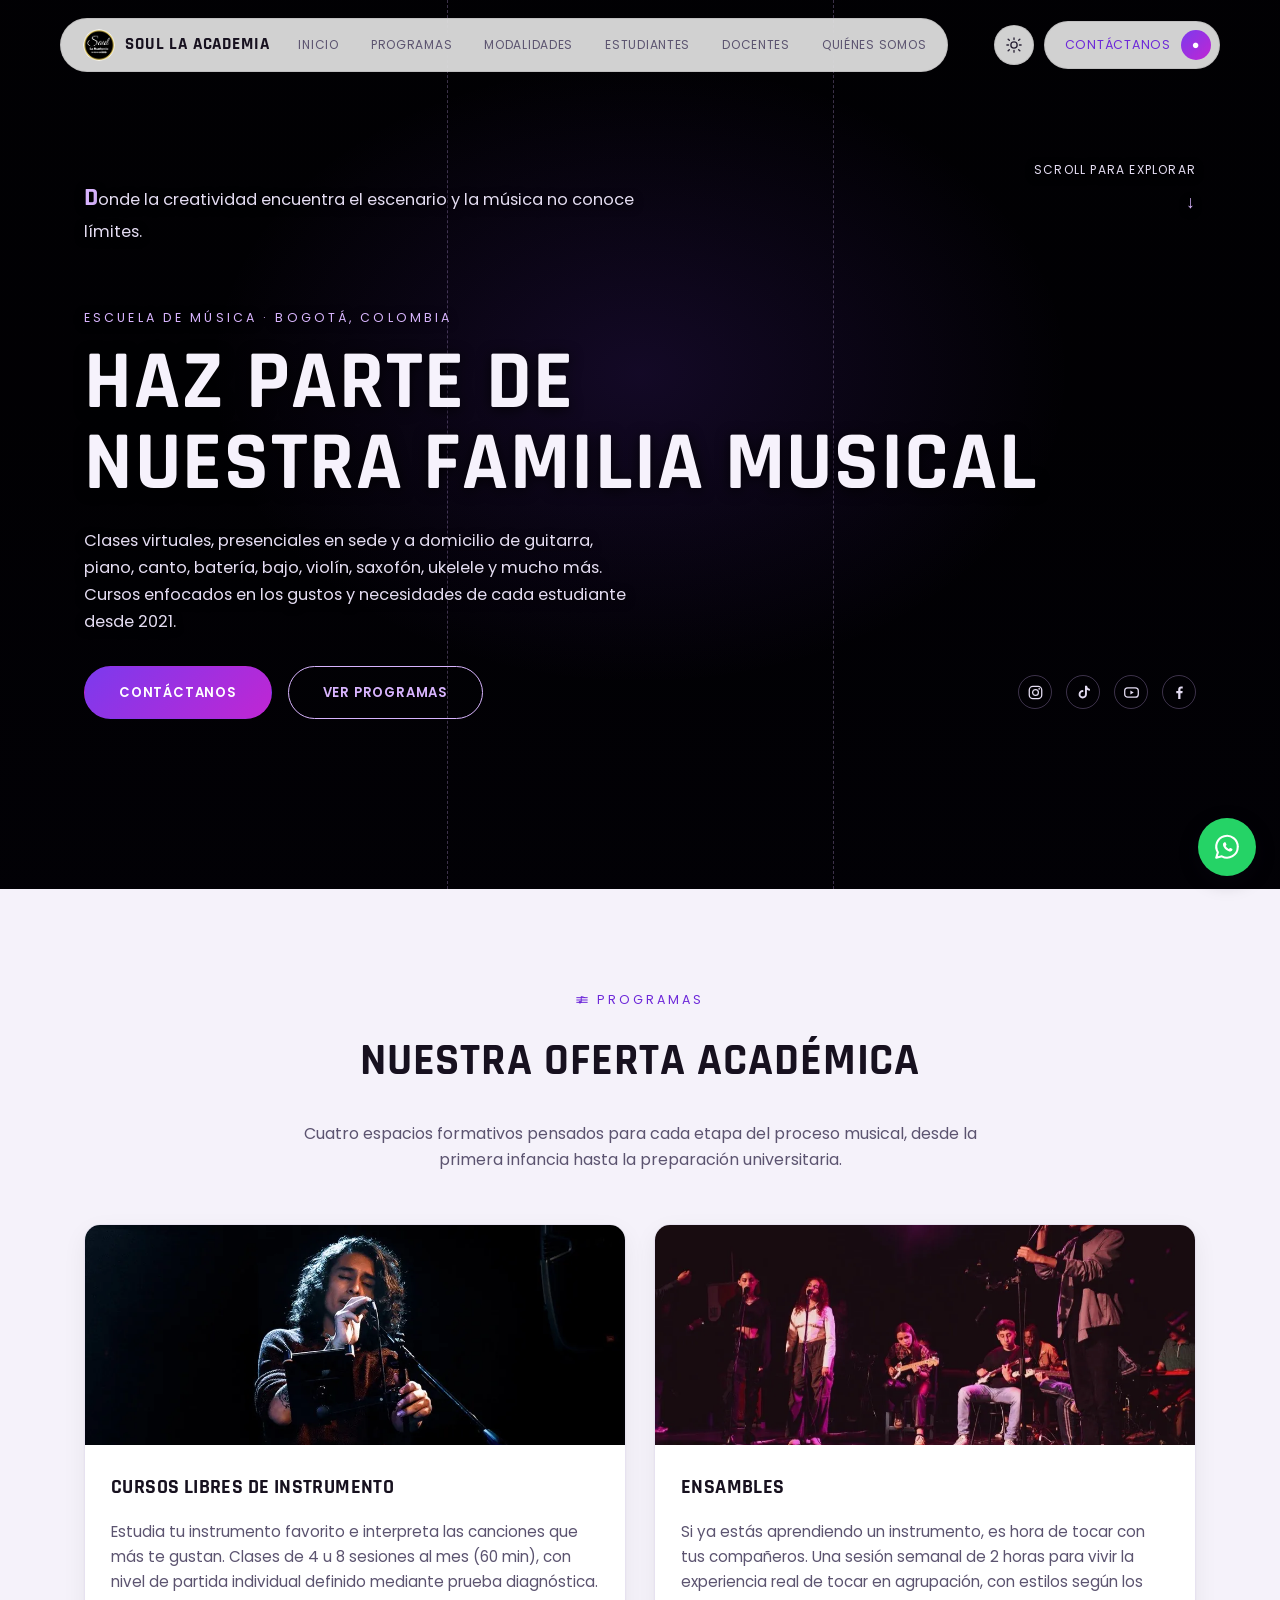
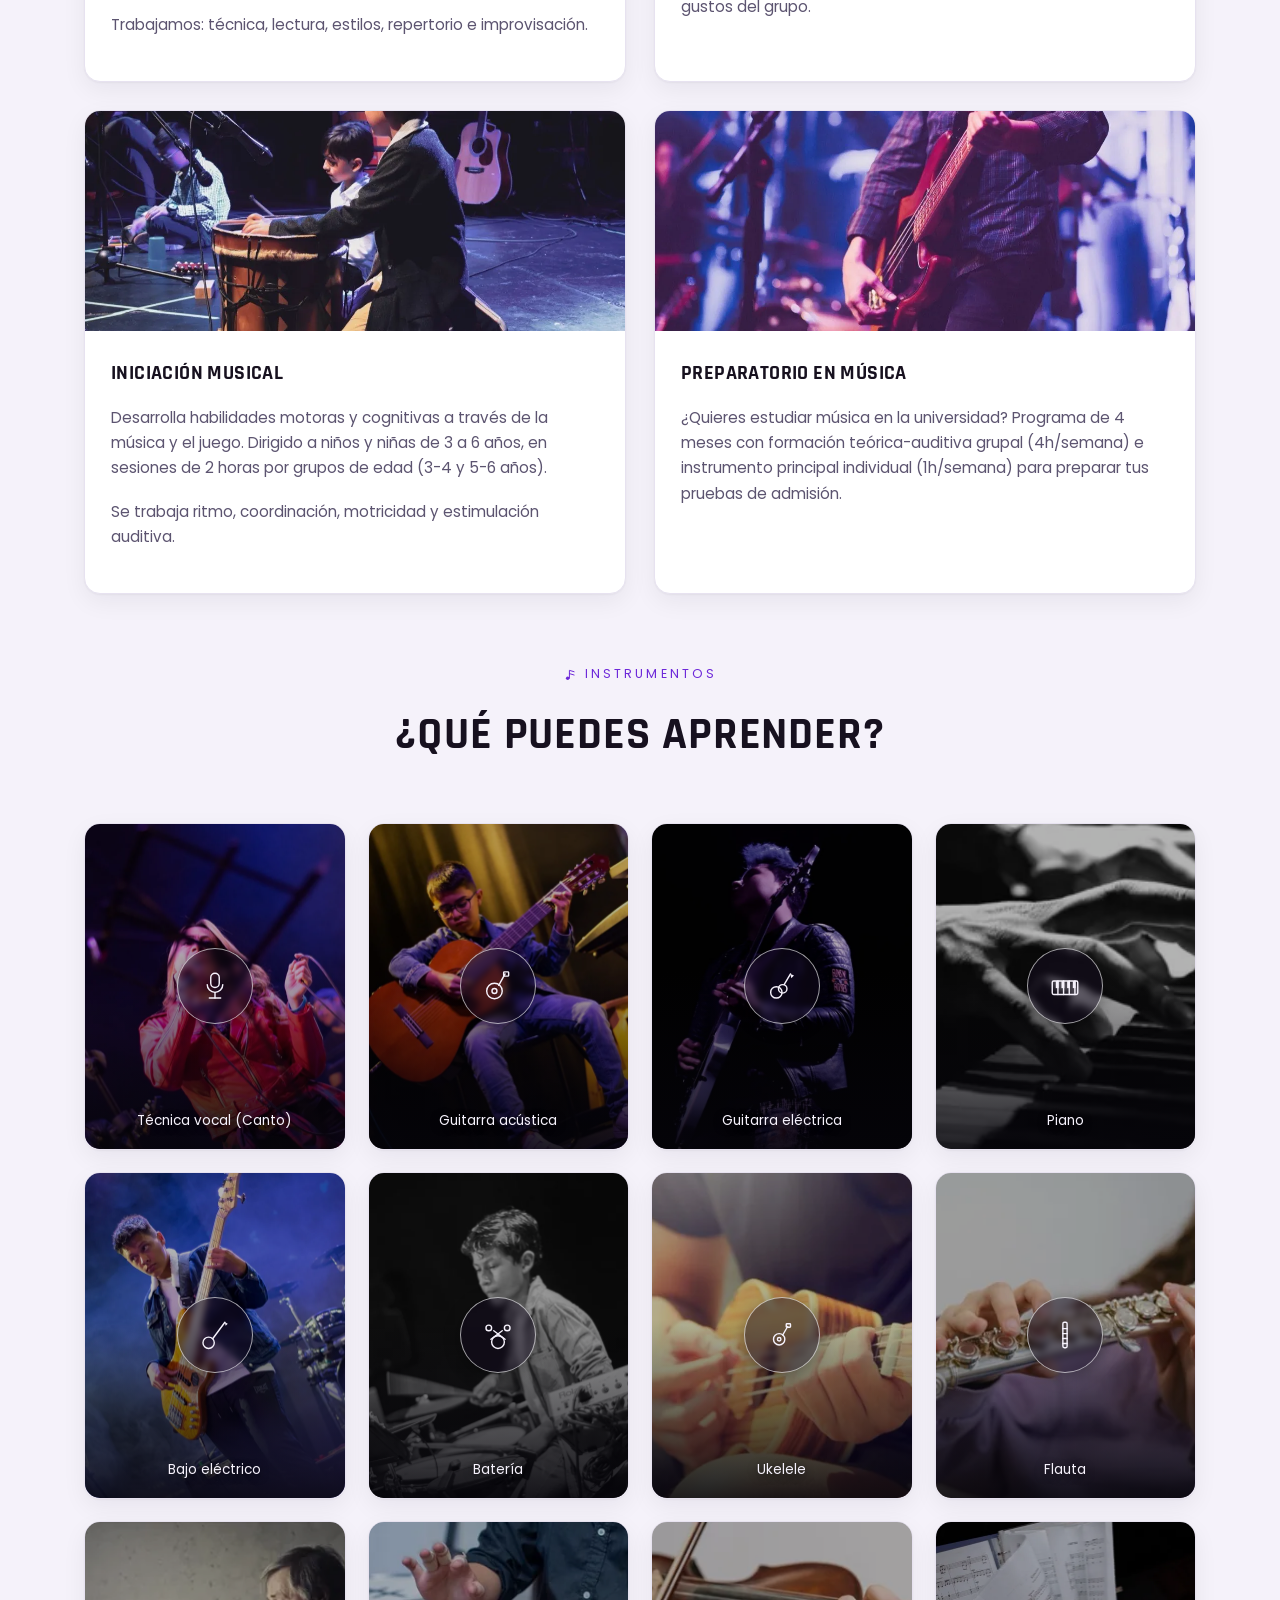
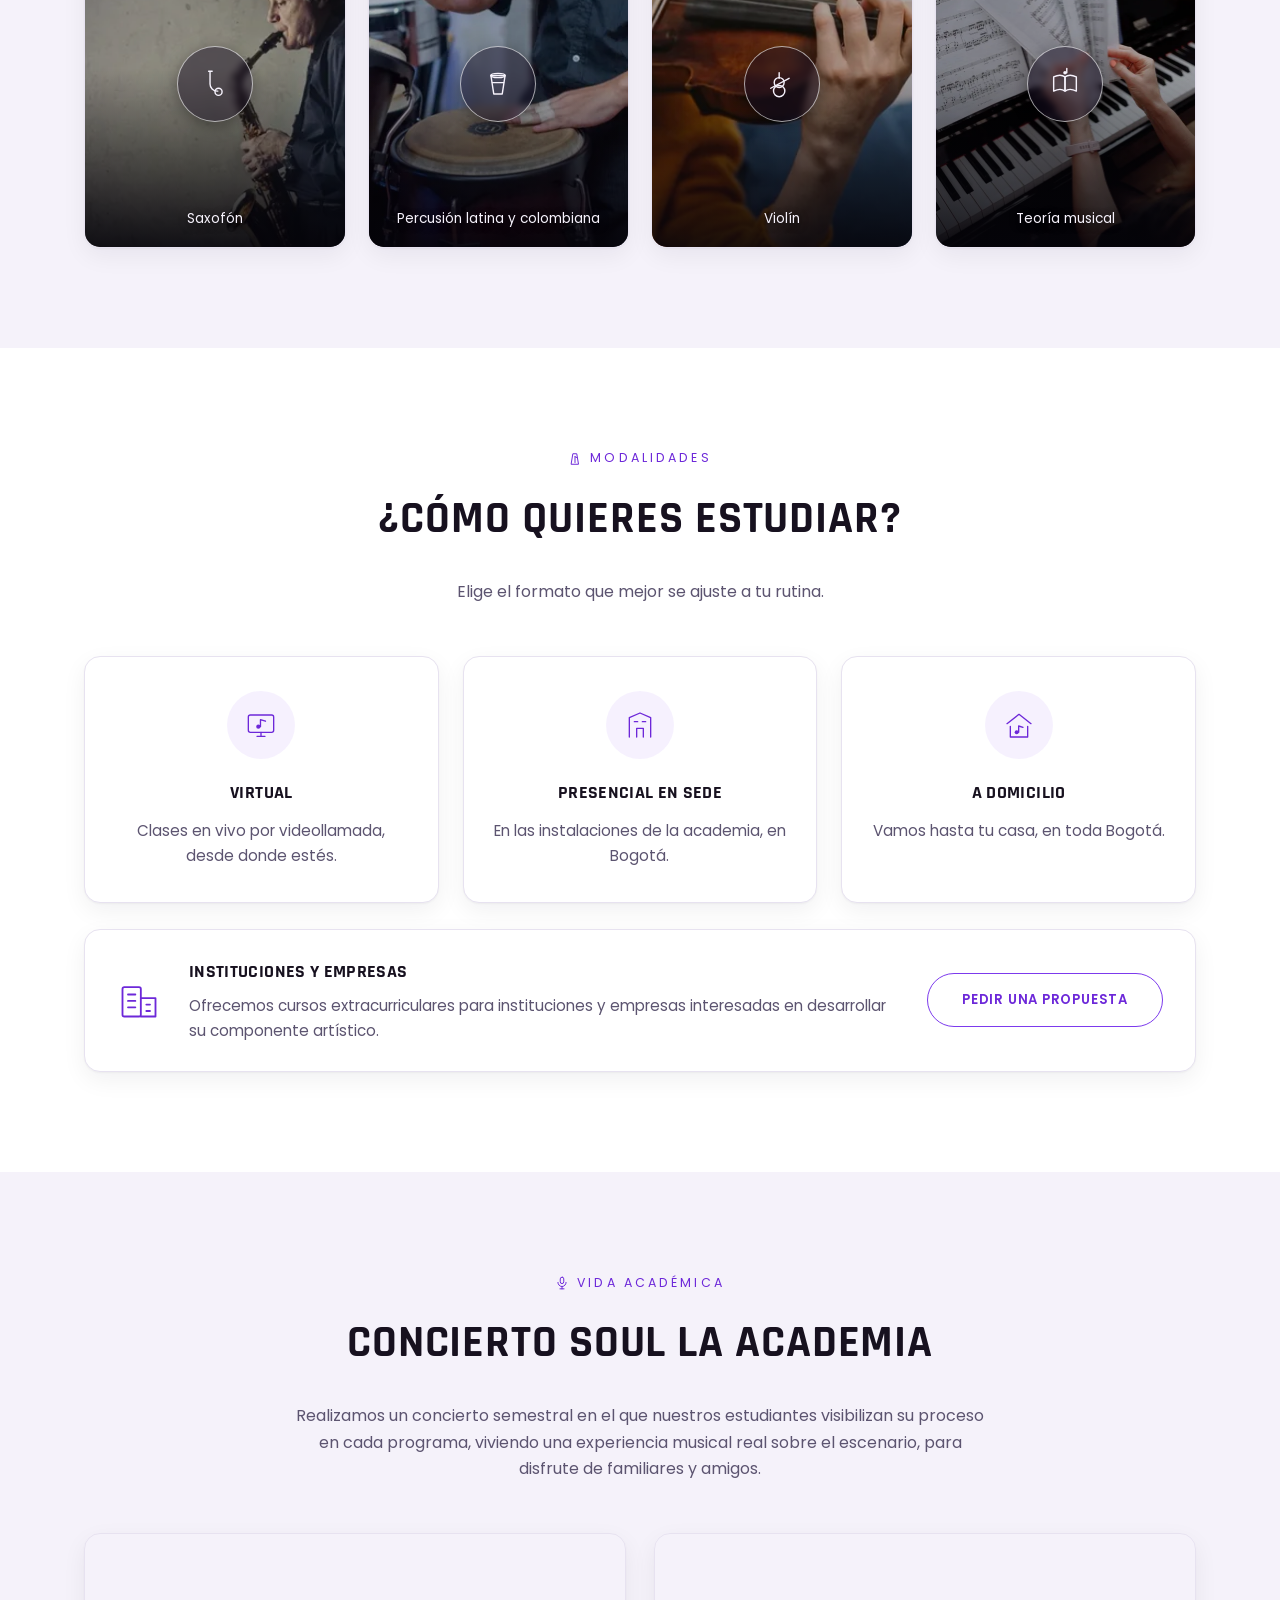
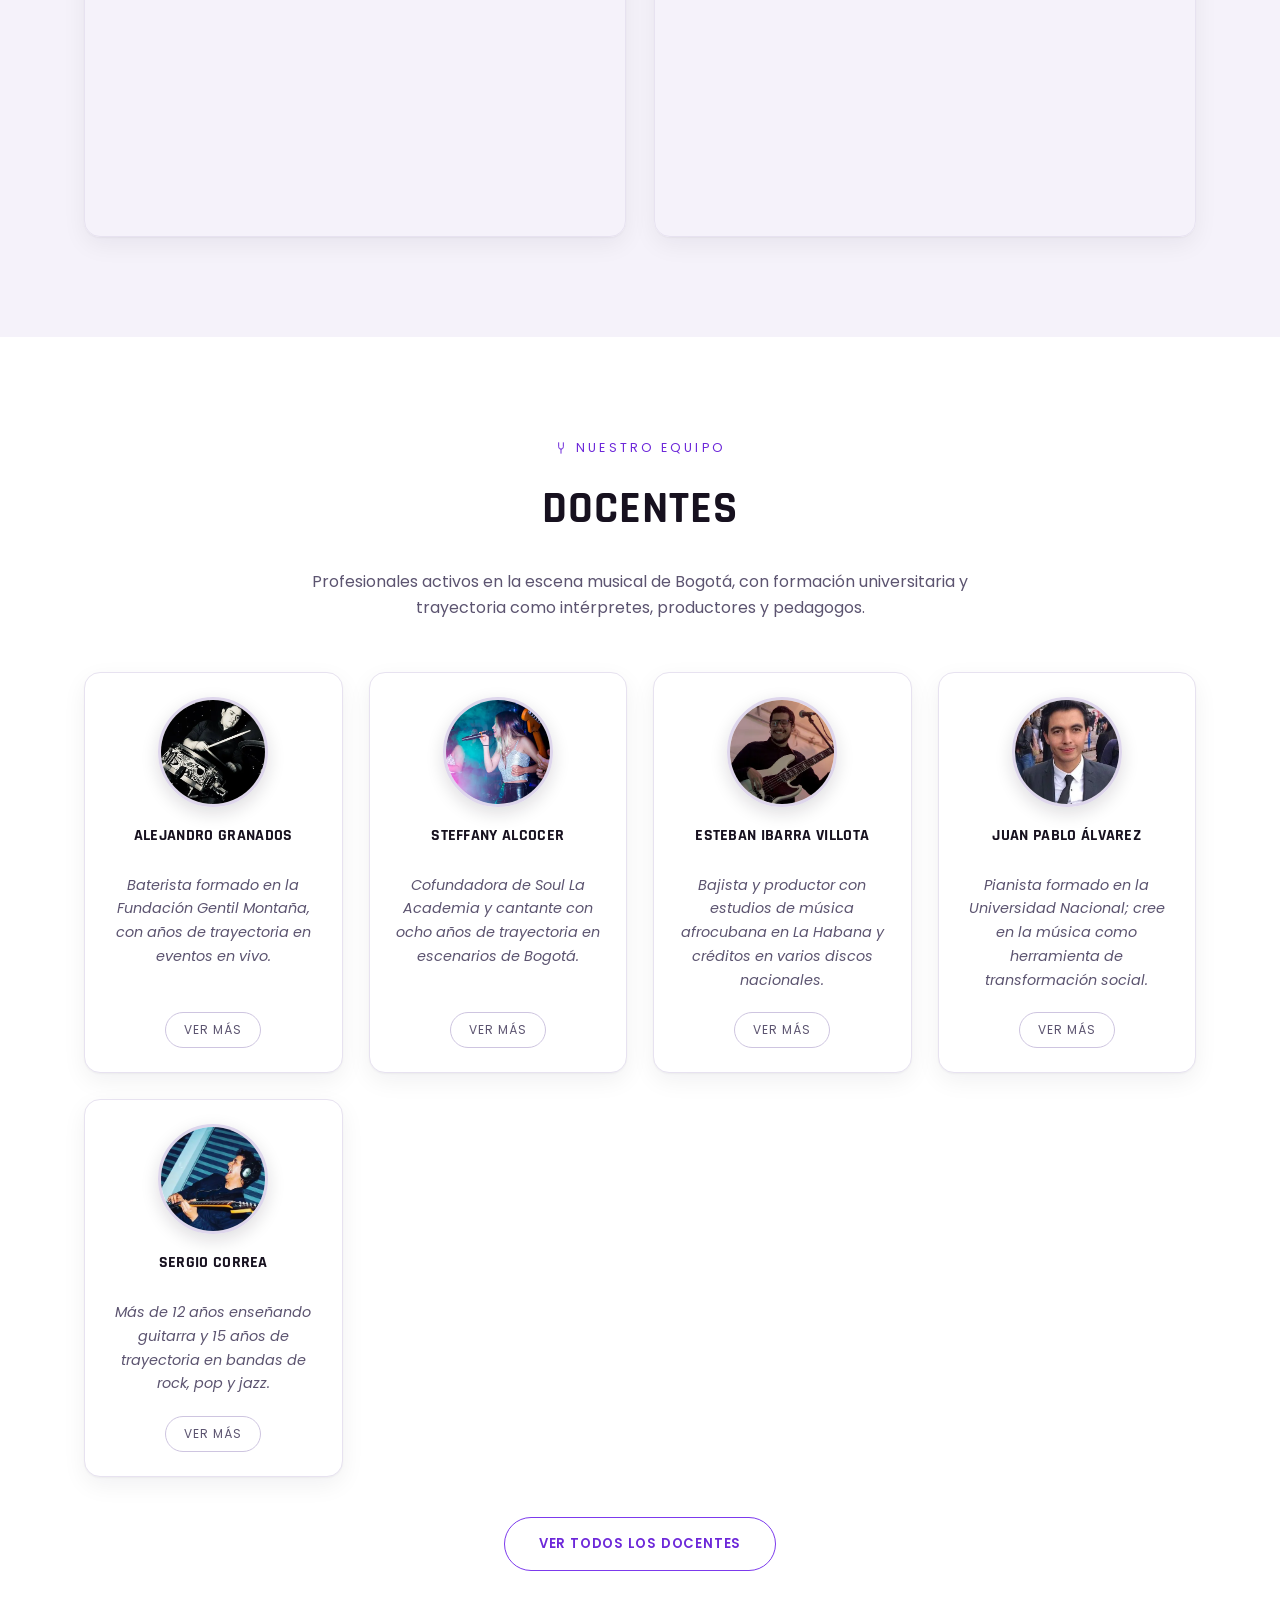
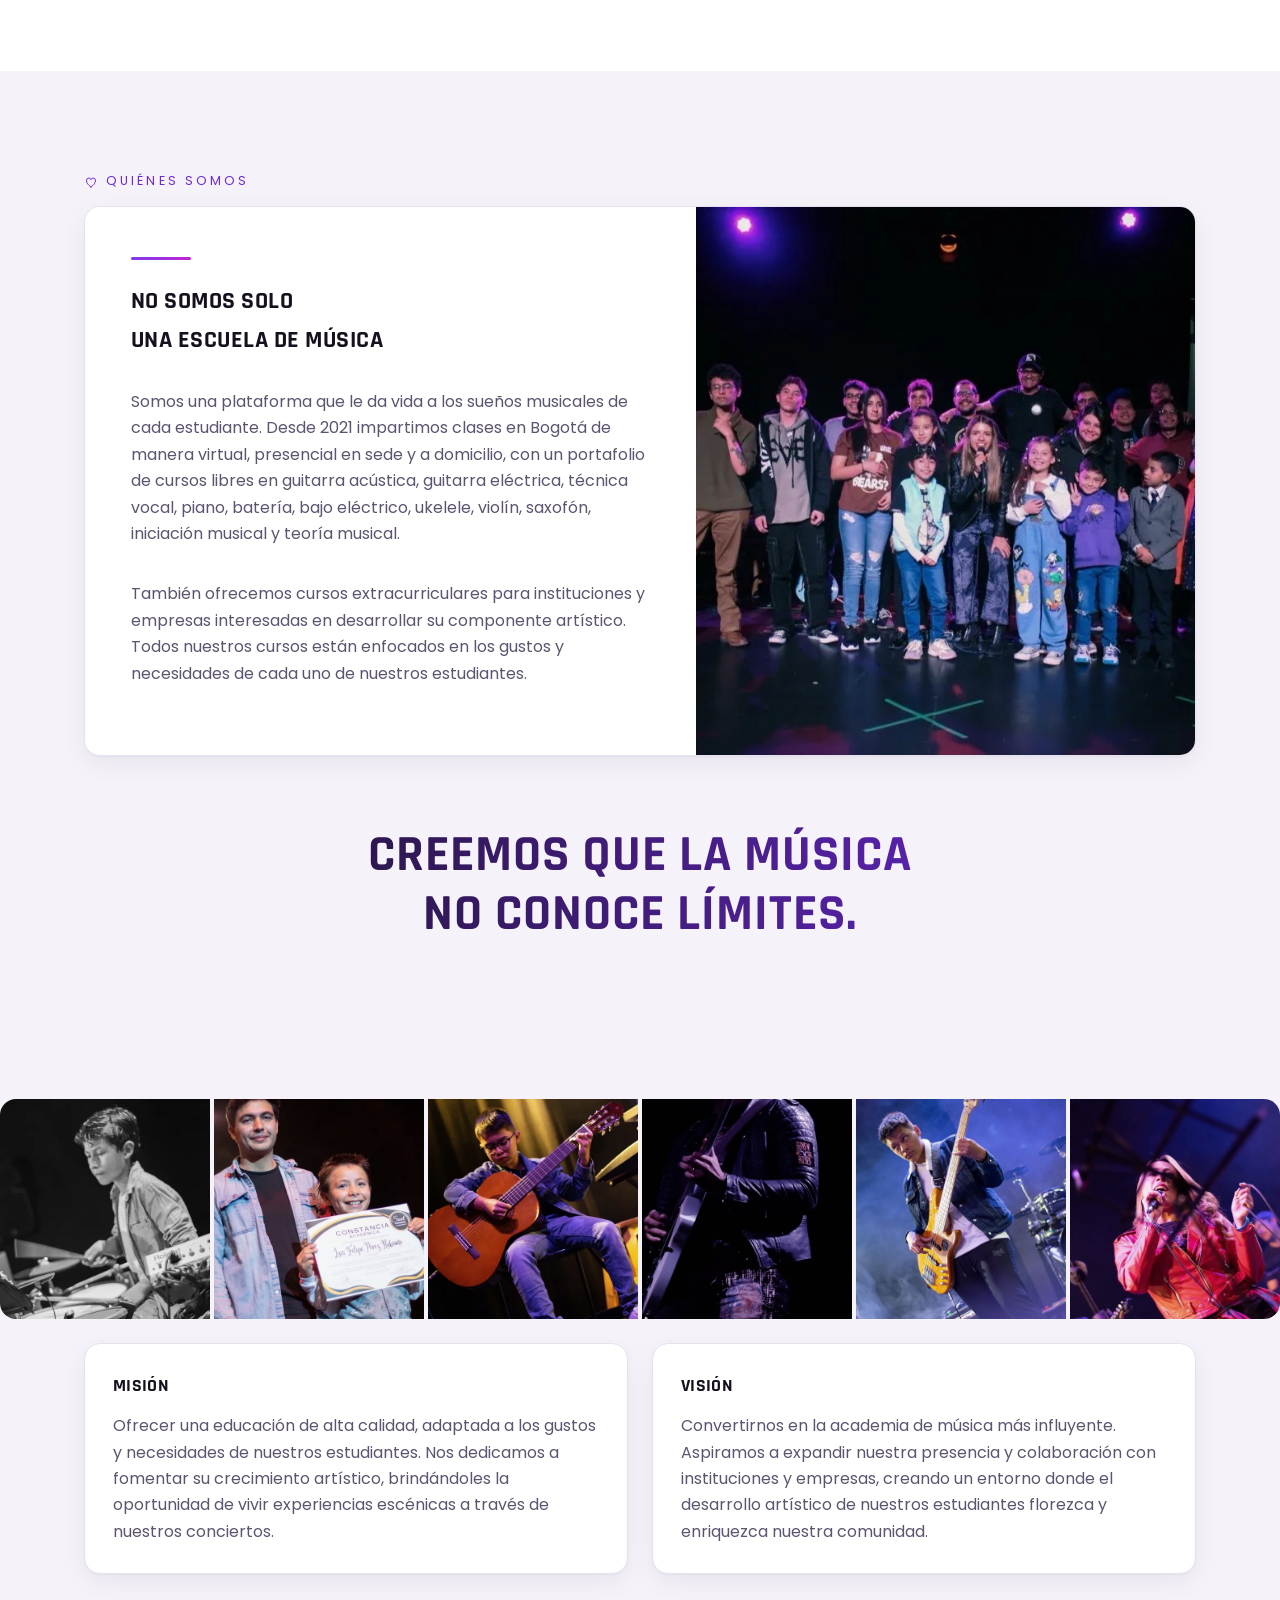
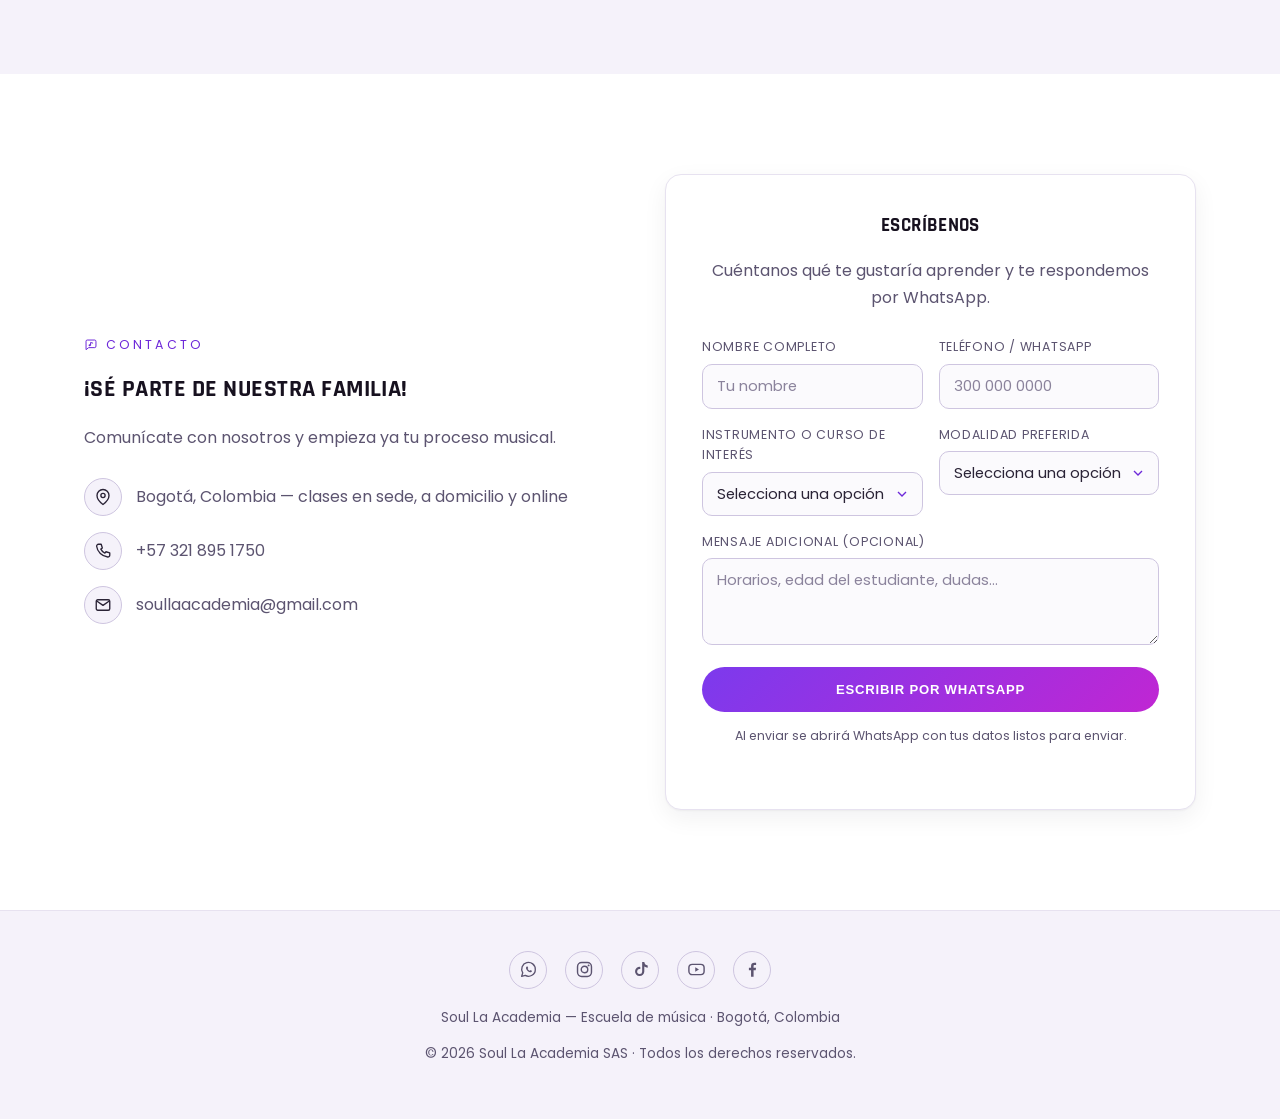
<file: index.html>
<!DOCTYPE html>
<html lang="es">
<head>
<meta charset="UTF-8">
<meta name="viewport" content="width=device-width, initial-scale=1.0">
<title>Soul La Academia | Escuela de Música en Bogotá</title>
<meta name="description" content="Soul La Academia: escuela de música en Bogotá. Clases virtuales, presenciales en sede y a domicilio de guitarra, piano, canto, batería, violín y más.">
<link rel="icon" href="assets/images/logo.png">
<link rel="canonical" href="https://sergiocorrea88.github.io/soul-la-academia/">
<meta name="author" content="Soul La Academia">
<meta name="theme-color" content="#ffffff" id="themeColor">

<!-- Open Graph: define cómo se ve la tarjeta al compartir el enlace en WhatsApp, Facebook o LinkedIn -->
<meta property="og:type" content="website">
<meta property="og:locale" content="es_CO">
<meta property="og:site_name" content="Soul La Academia">
<meta property="og:title" content="Soul La Academia | Escuela de Música en Bogotá">
<meta property="og:description" content="Clases virtuales, presenciales en sede y a domicilio de guitarra, piano, canto, batería, bajo, violín, saxofón y ukelele. Cursos enfocados en los gustos y necesidades de cada estudiante.">
<meta property="og:url" content="https://sergiocorrea88.github.io/soul-la-academia/">
<meta property="og:image" content="https://sergiocorrea88.github.io/soul-la-academia/assets/images/og-image.jpg">
<meta property="og:image:alt" content="Estudiante de Soul La Academia interpretando guitarra en concierto">

<!-- Twitter / X -->
<meta name="twitter:card" content="summary_large_image">
<meta name="twitter:title" content="Soul La Academia | Escuela de Música en Bogotá">
<meta name="twitter:description" content="Clases virtuales, presenciales en sede y a domicilio de guitarra, piano, canto, batería, bajo, violín, saxofón y ukelele. Cursos enfocados en los gustos y necesidades de cada estudiante.">
<meta name="twitter:image" content="https://sergiocorrea88.github.io/soul-la-academia/assets/images/og-image.jpg">

<link rel="preconnect" href="https://fonts.googleapis.com">
<link rel="preconnect" href="https://fonts.gstatic.com" crossorigin>
<link href="https://fonts.googleapis.com/css2?family=Rajdhani:wght@500;600;700&family=Poppins:wght@300;400;500;600&display=swap" rel="stylesheet">
<script>
/* Aplica el tema guardado ANTES de pintar la página.
   Si esto fuera al final del body, el visitante vería un
   parpadeo blanco antes de que entrara el tema oscuro. */
(function(){try{var t=localStorage.getItem("soul-theme");if(t==="dark"||t==="light")document.documentElement.setAttribute("data-theme",t);}catch(e){}})();
</script>
<link rel="stylesheet" href="css/style.css">

<!-- Datos estructurados: le dicen a Google que esto es una escuela de música local en Bogotá -->
<script type="application/ld+json">
{
  "@context": "https://schema.org",
  "@type": "MusicSchool",
  "name": "Soul La Academia",
  "alternateName": "Soul La Academia SAS",
  "description": "Escuela de música en Bogotá con clases virtuales, presenciales en sede y a domicilio de guitarra, piano, canto, batería, bajo, violín, saxofón y ukelele.",
  "url": "https://sergiocorrea88.github.io/soul-la-academia/",
  "logo": "https://sergiocorrea88.github.io/soul-la-academia/assets/images/logo.png",
  "image": "https://sergiocorrea88.github.io/soul-la-academia/assets/images/og-image.jpg",
  "telephone": "+57 321 895 1750",
  "email": "soullaacademia@gmail.com",
  "foundingDate": "2021",
  "address": {
    "@type": "PostalAddress",
    "addressLocality": "Bogotá",
    "addressRegion": "Cundinamarca",
    "addressCountry": "CO"
  },
  "areaServed": { "@type": "City", "name": "Bogotá" },
  "sameAs": [
    "https://www.facebook.com/SoulLaAcademia",
    "https://www.instagram.com/soullaacademia/",
    "https://www.tiktok.com/@soullaacademia",
    "https://www.youtube.com/@soullaacademia5170"
  ]
}
</script>
</head>
<body>

<header>
  <div class="nav" id="nav">
    <div class="nav-pill">
      <a href="index.html#inicio" class="brand"><img src="assets/images/logo.png" alt="Soul La Academia"> <span class="brand-name">Soul La Academia</span></a>
      <nav class="links">
        <a href="index.html#inicio">Inicio</a>
        <a href="index.html#programas">Programas</a>
        <a href="index.html#modalidades">Modalidades</a>
        <a href="index.html#estudiantes">Estudiantes</a>
        <a href="docentes.html">Docentes</a>
        <a href="index.html#nosotros">Quiénes somos</a>
      </nav>
    </div>
    <div class="nav-actions">
      <button class="theme-toggle" id="themeToggle" type="button" aria-label="Cambiar a tema oscuro" title="Cambiar tema">
        <svg class="icon-sun" viewBox="0 0 24 24" fill="none" stroke="currentColor" stroke-width="1.8" stroke-linecap="round" aria-hidden="true"><circle cx="12" cy="12" r="4.2"/><path d="M12 2.5v2.2M12 19.3v2.2M4.2 4.2l1.6 1.6M18.2 18.2l1.6 1.6M2.5 12h2.2M19.3 12h2.2M4.2 19.8l1.6-1.6M18.2 5.8l1.6-1.6"/></svg>
        <svg class="icon-moon" viewBox="0 0 24 24" fill="none" stroke="currentColor" stroke-width="1.8" stroke-linecap="round" stroke-linejoin="round" aria-hidden="true"><path d="M20 14.5A8.2 8.2 0 0 1 9.5 4 8.3 8.3 0 1 0 20 14.5Z"/></svg>
      </button>
      <a class="nav-cta" href="#contacto">Contáctanos <span class="dot">&#9679;</span></a>
      <button class="menu-toggle" id="menuToggle" aria-label="Abrir menú">&#9776;</button>
    </div>
  </div>
</header>







<!-- ---------- HERO ---------- -->
<section class="hero" id="inicio">
  <div class="hero-bg">
    <div class="hero-slide" style="background-image:url('assets/images/hero-classic.webp')"></div>
    <div class="hero-slide" style="background-image:url('assets/images/hero-bassist.webp')"></div>
    <div class="hero-slide" style="background-image:url('assets/images/hero-drummer.webp')"></div>
  </div>
  <div class="hero-lines"><span></span><span></span><span></span></div>

  <div class="hero-content">
    <div class="hero-top">
      <p class="hero-tagline dropcap">Donde la creatividad encuentra el escenario y la música no conoce límites.</p>
      <div class="scroll-cue">Scroll para explorar <span class="arrow">&#8595;</span></div>
    </div>

    <div class="eyebrow">Escuela de música · Bogotá, Colombia</div>
    <h1>Haz parte de<br>nuestra familia musical</h1>
    <p>Clases virtuales, presenciales en sede y a domicilio de guitarra, piano, canto, batería, bajo, violín, saxofón, ukelele y mucho más. Cursos enfocados en los gustos y necesidades de cada estudiante desde 2021.</p>

    <div class="hero-bottom">
      <div class="hero-actions">
        <a class="btn" href="#contacto">Contáctanos</a>
        <a class="btn btn-outline" href="#programas">Ver programas</a>
      </div>
      <div class="social-rail">
        <a href="https://www.instagram.com/soullaacademia/" target="_blank" rel="noopener" aria-label="Instagram"><svg class="ico-red" viewBox="0 0 24 24" aria-hidden="true"><rect x="3.2" y="3.2" width="17.6" height="17.6" rx="5.2" fill="none" stroke="currentColor" stroke-width="1.8"/><circle cx="12" cy="12" r="4.1" fill="none" stroke="currentColor" stroke-width="1.8"/><circle cx="17.2" cy="6.8" r="1.25" fill="currentColor"/></svg></a>
        <a href="https://www.tiktok.com/@soullaacademia" target="_blank" rel="noopener" aria-label="TikTok"><svg class="ico-red" viewBox="0 0 24 24" aria-hidden="true"><path d="M14.1 2.6h2.7a5 5 0 0 0 4.3 4.35v2.7a7.6 7.6 0 0 1-4.3-1.45v6.3a5.85 5.85 0 1 1-5.05-5.8v2.75a3.15 3.15 0 1 0 2.35 3.05z" fill="currentColor"/></svg></a>
        <a href="https://www.youtube.com/@soullaacademia5170" target="_blank" rel="noopener" aria-label="YouTube"><svg class="ico-red" viewBox="0 0 24 24" aria-hidden="true"><rect x="2.4" y="5.5" width="19.2" height="13" rx="4.2" fill="none" stroke="currentColor" stroke-width="1.8"/><path d="M10.4 9.2v5.6l4.7-2.8z" fill="currentColor"/></svg></a>
        <a href="https://www.facebook.com/SoulLaAcademia" target="_blank" rel="noopener" aria-label="Facebook"><svg class="ico-red" viewBox="0 0 24 24" aria-hidden="true"><path d="M13.35 21v-8.05h2.7l.4-3.13h-3.1V7.83c0-.9.25-1.52 1.55-1.52h1.65V3.51c-.29-.04-1.27-.12-2.39-.12-2.37 0-3.99 1.44-3.99 4.1v2.33H7.45v3.13h2.72V21z" fill="currentColor"/></svg></a>
      </div>
    </div>
  </div>
</section>
<!-- ---------- PROGRAMAS ---------- -->
<section class="alt" id="programas">
  <div class="wrap">
    <div class="section-head">
      <div class="eyebrow"><svg class="ico" viewBox="0 0 24 24" fill="none" stroke="currentColor" stroke-width="1.7" stroke-linecap="round" stroke-linejoin="round" aria-hidden="true"><path d="M3 8h18M3 12h18M3 16h18"/><circle cx="8.5" cy="16" r="2.2" fill="currentColor" stroke="none"/><path d="M10.7 16V6l6 1.8"/></svg> Programas</div>
      <h2>Nuestra oferta académica</h2>
      <p>Cuatro espacios formativos pensados para cada etapa del proceso musical, desde la primera infancia hasta la preparación universitaria.</p>
    </div>

    <div class="program-grid">
      <div class="program-card">
        <img src="assets/images/curso-cursos-libres.webp" alt="Cursos libres de instrumento">
        <div class="program-body">
          <h3>Cursos libres de instrumento</h3>
          <p>Estudia tu instrumento favorito e interpreta las canciones que más te gustan. Clases de 4 u 8 sesiones al mes (60 min), con nivel de partida individual definido mediante prueba diagnóstica.</p>
          <p>Trabajamos: técnica, lectura, estilos, repertorio e improvisación.</p>
        </div>
      </div>

      <div class="program-card">
        <img src="assets/images/curso-cursos-libres-2.webp" alt="Ensambles musicales">
        <div class="program-body">
          <h3>Ensambles</h3>
          <p>Si ya estás aprendiendo un instrumento, es hora de tocar con tus compañeros. Una sesión semanal de 2 horas para vivir la experiencia real de tocar en agrupación, con estilos según los gustos del grupo.</p>
        </div>
      </div>

      <div class="program-card">
        <img src="assets/images/curso-ensambles.webp" alt="Iniciación musical infantil">
        <div class="program-body">
          <h3>Iniciación musical</h3>
          <p>Desarrolla habilidades motoras y cognitivas a través de la música y el juego. Dirigido a niños y niñas de 3 a 6 años, en sesiones de 2 horas por grupos de edad (3-4 y 5-6 años).</p>
          <p>Se trabaja ritmo, coordinación, motricidad y estimulación auditiva.</p>
        </div>
      </div>

      <div class="program-card">
        <img src="assets/images/curso-preparatorio.webp" alt="Preparatorio en música">
        <div class="program-body">
          <h3>Preparatorio en música</h3>
          <p>¿Quieres estudiar música en la universidad? Programa de 4 meses con formación teórica-auditiva grupal (4h/semana) e instrumento principal individual (1h/semana) para preparar tus pruebas de admisión.</p>
        </div>
      </div>
    </div>

    <div class="section-head" style="margin-top:70px;">
      <div class="eyebrow"><svg class="ico" viewBox="0 0 24 24" fill="none" stroke="currentColor" stroke-width="1.7" stroke-linecap="round" stroke-linejoin="round" aria-hidden="true"><circle cx="8" cy="17.5" r="3" fill="currentColor" stroke="none"/><path d="M11 17.5V4l8 2.4"/><path d="m11 9.6 8 2.4"/></svg> Instrumentos</div>
      <h2>¿Qué puedes aprender?</h2>
    </div>
    <div class="instrument-grid">
      <div class="instrument-photo-card">
        <img src="assets/images/collage5.webp" alt="Técnica vocal (Canto)" loading="lazy">
        <span class="instrument-icon-badge"><svg viewBox="0 0 48 48" fill="none" stroke="currentColor" stroke-width="2" stroke-linecap="round" stroke-linejoin="round"><rect x="18" y="6" width="12" height="20" rx="6"/><path d="M13 22a11 11 0 0 0 22 0"/><line x1="24" y1="33" x2="24" y2="41"/><line x1="16" y1="41" x2="32" y2="41"/></svg></span>
        <span class="instrument-photo-label">Técnica vocal (Canto)</span>
      </div>
      <div class="instrument-photo-card">
        <img src="assets/images/collage3.webp" alt="Guitarra acústica" loading="lazy">
        <span class="instrument-icon-badge"><svg viewBox="0 0 48 48" fill="none" stroke="currentColor" stroke-width="2" stroke-linecap="round" stroke-linejoin="round"><circle cx="19" cy="31" r="11"/><circle cx="19" cy="31" r="3.5"/><line x1="25" y1="23" x2="34" y2="7"/><rect x="32" y="4" width="7" height="6" rx="1"/></svg></span>
        <span class="instrument-photo-label">Guitarra acústica</span>
      </div>
      <div class="instrument-photo-card">
        <img src="assets/images/curso-iniciacion.webp" alt="Guitarra eléctrica" loading="lazy">
        <span class="instrument-icon-badge"><svg viewBox="0 0 48 48" fill="none" stroke="currentColor" stroke-width="2" stroke-linecap="round" stroke-linejoin="round"><circle cx="16" cy="33" r="8"/><circle cx="25" cy="28" r="6"/><line x1="27" y1="22" x2="36" y2="7"/><polygon points="36,7 41,9 37,13" fill="currentColor" stroke="none"/></svg></span>
        <span class="instrument-photo-label">Guitarra eléctrica</span>
      </div>
      <div class="instrument-photo-card">
        <img src="assets/images/teclado.webp" alt="Piano" loading="lazy">
        <span class="instrument-icon-badge"><svg viewBox="0 0 48 48" fill="none" stroke="currentColor" stroke-width="2" stroke-linecap="round" stroke-linejoin="round"><rect x="6" y="17" width="36" height="19" rx="2"/><line x1="14" y1="17" x2="14" y2="36"/><line x1="22" y1="17" x2="22" y2="36"/><line x1="30" y1="17" x2="30" y2="36"/><line x1="38" y1="17" x2="38" y2="36"/><rect x="11" y="17" width="4" height="10" fill="currentColor" stroke="none"/><rect x="19" y="17" width="4" height="10" fill="currentColor" stroke="none"/><rect x="27" y="17" width="4" height="10" fill="currentColor" stroke="none"/><rect x="35" y="17" width="4" height="10" fill="currentColor" stroke="none"/></svg></span>
        <span class="instrument-photo-label">Piano</span>
      </div>
      <div class="instrument-photo-card">
        <img src="assets/images/collage4.webp" alt="Bajo eléctrico" loading="lazy">
        <span class="instrument-icon-badge"><svg viewBox="0 0 48 48" fill="none" stroke="currentColor" stroke-width="2" stroke-linecap="round" stroke-linejoin="round"><circle cx="15" cy="35" r="8"/><line x1="21" y1="29" x2="38" y2="6"/><polygon points="38,6 42,8 39,11" fill="currentColor" stroke="none"/></svg></span>
        <span class="instrument-photo-label">Bajo eléctrico</span>
      </div>
      <div class="instrument-photo-card">
        <img src="assets/images/collage1.webp" alt="Batería" loading="lazy">
        <span class="instrument-icon-badge"><svg viewBox="0 0 48 48" fill="none" stroke="currentColor" stroke-width="2" stroke-linecap="round" stroke-linejoin="round"><circle cx="24" cy="34" r="9"/><circle cx="11" cy="14" r="4"/><circle cx="37" cy="14" r="4"/><line x1="14" y1="30" x2="30" y2="18"/><line x1="34" y1="30" x2="18" y2="18"/></svg></span>
        <span class="instrument-photo-label">Batería</span>
      </div>
      <div class="instrument-photo-card">
        <img src="assets/images/instruments/ukelele.webp" alt="Ukelele" loading="lazy">
        <span class="instrument-icon-badge"><svg viewBox="0 0 48 48" fill="none" stroke="currentColor" stroke-width="2" stroke-linecap="round" stroke-linejoin="round"><circle cx="20" cy="30" r="8"/><circle cx="20" cy="30" r="2.5"/><line x1="25" y1="24" x2="32" y2="12"/><rect x="30" y="8" width="6" height="5" rx="1"/></svg></span>
        <span class="instrument-photo-label">Ukelele</span>
      </div>
      <div class="instrument-photo-card">
        <img src="assets/images/instruments/flauta.webp" alt="Flauta" loading="lazy">
        <span class="instrument-icon-badge"><svg viewBox="0 0 48 48" fill="none" stroke="currentColor" stroke-width="2" stroke-linecap="round" stroke-linejoin="round"><rect x="21" y="6" width="6" height="36" rx="2"/><line x1="21" y1="15" x2="27" y2="15"/><line x1="21" y1="22" x2="27" y2="22"/><line x1="21" y1="29" x2="27" y2="29"/><line x1="21" y1="36" x2="27" y2="36"/></svg></span>
        <span class="instrument-photo-label">Flauta</span>
      </div>
      <div class="instrument-photo-card">
        <img src="assets/images/instruments/saxofon.webp" alt="Saxofón" loading="lazy" style="object-position: 78% center;">
        <span class="instrument-icon-badge"><svg viewBox="0 0 48 48" fill="none" stroke="currentColor" stroke-width="2" stroke-linecap="round" stroke-linejoin="round"><path d="M17 7v17a10 10 0 0 0 10 10h1"/><circle cx="29" cy="35" r="5"/><line x1="15" y1="6" x2="20" y2="6"/></svg></span>
        <span class="instrument-photo-label">Saxofón</span>
      </div>
      <div class="instrument-photo-card">
        <img src="assets/images/instruments/percusion.webp" alt="Percusión latina y colombiana" loading="lazy">
        <span class="instrument-icon-badge"><svg viewBox="0 0 48 48" fill="none" stroke="currentColor" stroke-width="2" stroke-linecap="round" stroke-linejoin="round"><path d="M14 12h20l-4 26H18z"/><ellipse cx="24" cy="12" rx="10" ry="3"/><line x1="16" y1="22" x2="32" y2="22"/></svg></span>
        <span class="instrument-photo-label">Percusión latina y colombiana</span>
      </div>
      <div class="instrument-photo-card">
        <img src="assets/images/instruments/violin.webp" alt="Violín" loading="lazy">
        <span class="instrument-icon-badge"><svg viewBox="0 0 48 48" fill="none" stroke="currentColor" stroke-width="2" stroke-linecap="round" stroke-linejoin="round"><circle cx="20" cy="22" r="7"/><circle cx="20" cy="34" r="8"/><line x1="20" y1="8" x2="20" y2="16"/><line x1="8" y1="30" x2="34" y2="16"/></svg></span>
        <span class="instrument-photo-label">Violín</span>
      </div>
      <div class="instrument-photo-card">
        <img src="assets/images/instruments/teoria.webp" alt="Teoría musical" loading="lazy">
        <span class="instrument-icon-badge"><svg viewBox="0 0 48 48" fill="none" stroke="currentColor" stroke-width="2" stroke-linecap="round" stroke-linejoin="round"><path d="M8 14c6-3 12-3 16 0v20c-4-3-10-3-16 0z"/><path d="M40 14c-6-3-12-3-16 0v20c4-3 10-3 16 0z"/><circle cx="24" cy="8" r="2.5" fill="currentColor" stroke="none"/><line x1="26.5" y1="8" x2="26.5" y2="2"/></svg></span>
        <span class="instrument-photo-label">Teoría musical</span>
      </div>
    </div>
  </div>
</section>
<!-- ---------- MODALIDADES Y SERVICIOS ---------- -->
<section id="modalidades">
  <div class="wrap">
    <div class="section-head">
      <div class="eyebrow"><svg class="ico" viewBox="0 0 24 24" fill="none" stroke="currentColor" stroke-width="1.7" stroke-linecap="round" stroke-linejoin="round" aria-hidden="true"><path d="M9 3h6l3 18H6z"/><path d="M12 18V8"/><path d="m15.5 9.7-3.5-1.7"/></svg> Modalidades</div>
      <h2>¿Cómo quieres estudiar?</h2>
      <p>Elige el formato que mejor se ajuste a tu rutina.</p>
    </div>

    <div class="modalidad-grid">
      <div class="modalidad-card">
        <span class="modalidad-icon"><svg class="ico" viewBox="0 0 48 48" fill="none" stroke="currentColor" stroke-width="2" stroke-linecap="round" stroke-linejoin="round" aria-hidden="true"><rect x="5" y="9" width="38" height="26" rx="3"/><path d="M18 41h12M24 35v6"/><circle cx="20" cy="26.5" r="3.2" fill="currentColor" stroke="none"/><path d="M23.2 26.5V16l7.5 2.3"/></svg></span>
        <h3>Virtual</h3>
        <p>Clases en vivo por videollamada, desde donde estés.</p>
      </div>
      <div class="modalidad-card">
        <span class="modalidad-icon"><svg class="ico" viewBox="0 0 48 48" fill="none" stroke="currentColor" stroke-width="2" stroke-linecap="round" stroke-linejoin="round" aria-hidden="true"><path d="M8 42V13l16-7 16 7v29"/><path d="M19 42V29h10v13"/><path d="M15.5 19h5M27.5 19h5"/></svg></span>
        <h3>Presencial en sede</h3>
        <p>En las instalaciones de la academia, en Bogotá.</p>
      </div>
      <div class="modalidad-card">
        <span class="modalidad-icon"><svg class="ico" viewBox="0 0 48 48" fill="none" stroke="currentColor" stroke-width="2" stroke-linecap="round" stroke-linejoin="round" aria-hidden="true"><path d="M6 22 24 8l18 14"/><path d="M11 26v16h26V26"/><circle cx="20.5" cy="35" r="3" fill="currentColor" stroke="none"/><path d="M23.5 35V25.5l6.5 2"/></svg></span>
        <h3>A domicilio</h3>
        <p>Vamos hasta tu casa, en toda Bogotá.</p>
      </div>
    </div>

    <div class="servicio-band">
      <span class="servicio-icon"><svg class="ico" viewBox="0 0 48 48" fill="none" stroke="currentColor" stroke-width="2" stroke-linecap="round" stroke-linejoin="round" aria-hidden="true"><rect x="6" y="10" width="20" height="32" rx="2"/><path d="M26 22h16v20H26"/><path d="M12 18h8M12 25h8M12 32h8M32 29h4M32 36h4"/></svg></span>
      <div class="servicio-body">
        <h3>Instituciones y empresas</h3>
        <p>Ofrecemos cursos extracurriculares para instituciones y empresas interesadas en desarrollar su componente artístico.</p>
      </div>
      <a class="btn btn-outline" href="#contacto">Pedir una propuesta</a>
    </div>
  </div>
</section>
<!-- ---------- ESTUDIANTES / CONCIERTOS ---------- -->
<section class="alt" id="estudiantes">
  <div class="wrap">
    <div class="section-head">
      <div class="eyebrow"><svg class="ico" viewBox="0 0 24 24" fill="none" stroke="currentColor" stroke-width="1.7" stroke-linecap="round" stroke-linejoin="round" aria-hidden="true"><rect x="9" y="2" width="6" height="11" rx="3"/><path d="M5 11a7 7 0 0 0 14 0"/><path d="M12 18v4M8.5 22h7"/></svg> Vida académica</div>
      <h2>Concierto Soul La Academia</h2>
      <p>Realizamos un concierto semestral en el que nuestros estudiantes visibilizan su proceso en cada programa, viviendo una experiencia musical real sobre el escenario, para disfrute de familiares y amigos.</p>
    </div>

    <div class="video-grid">
      <div class="video-frame">
        <iframe src="https://www.youtube.com/embed/ujdZvYw5dvk" title="Concierto Soul La Academia" allowfullscreen loading="lazy"></iframe>
      </div>
      <div class="video-frame">
        <iframe src="https://www.youtube.com/embed/Q_elD53bgRM" title="Concierto Soul La Academia" allowfullscreen loading="lazy"></iframe>
      </div>
    </div>
  </div>
</section>
<!-- ---------- DOCENTES ---------- -->
<section id="docentes">
  <div class="wrap">
    <div class="section-head">
      <div class="eyebrow"><svg class="ico" viewBox="0 0 24 24" fill="none" stroke="currentColor" stroke-width="1.7" stroke-linecap="round" stroke-linejoin="round" aria-hidden="true"><path d="M8 3v7a4 4 0 0 0 8 0V3"/><path d="M12 14v7"/></svg> Nuestro equipo</div>
      <h2>Docentes</h2>
      <p>Profesionales activos en la escena musical de Bogotá, con formación universitaria y trayectoria como intérpretes, productores y pedagogos.</p>
    </div>

    <div class="teacher-grid">
      <div class="teacher-card">
        <img src="assets/images/teacher-alejandro.webp" alt="Alejandro Granados">
        <h3>Alejandro Granados</h3>
        <p class="teacher-highlight">Baterista formado en la Fundación Gentil Montaña, con años de trayectoria en eventos en vivo.</p>
        <a class="ver-mas" href="docentes.html#docente-alejandro">Ver más</a>
      </div>

      <div class="teacher-card">
        <img src="assets/images/teacher-steffany.webp" alt="Steffany Alcocer">
        <h3>Steffany Alcocer</h3>
        <p class="teacher-highlight">Cofundadora de Soul La Academia y cantante con ocho años de trayectoria en escenarios de Bogotá.</p>
        <a class="ver-mas" href="docentes.html#docente-steffany">Ver más</a>
      </div>

      <div class="teacher-card">
        <img src="assets/images/teacher-esteban.webp" alt="Esteban Ibarra Villota">
        <h3>Esteban Ibarra Villota</h3>
        <p class="teacher-highlight">Bajista y productor con estudios de música afrocubana en La Habana y créditos en varios discos nacionales.</p>
        <a class="ver-mas" href="docentes.html#docente-esteban">Ver más</a>
      </div>

      <div class="teacher-card">
        <img src="assets/images/teacher-juanpablo.webp" alt="Juan Pablo Álvarez">
        <h3>Juan Pablo Álvarez</h3>
        <p class="teacher-highlight">Pianista formado en la Universidad Nacional; cree en la música como herramienta de transformación social.</p>
        <a class="ver-mas" href="docentes.html#docente-juanpablo">Ver más</a>
      </div>

      <div class="teacher-card">
        <img src="assets/images/teacher-sergio.webp" alt="Sergio Correa">
        <h3>Sergio Correa</h3>
        <p class="teacher-highlight">Más de 12 años enseñando guitarra y 15 años de trayectoria en bandas de rock, pop y jazz.</p>
        <a class="ver-mas" href="docentes.html#docente-sergio">Ver más</a>
      </div>
    </div>

    <div style="text-align:center;margin-top:40px;">
      <a class="btn btn-outline" href="docentes.html">Ver todos los docentes</a>
    </div>
  </div>
</section>
<!-- ---------- NOSOTROS ---------- -->
<section class="alt" id="nosotros">
  <div class="wrap">
    <div class="eyebrow"><svg class="ico" viewBox="0 0 24 24" fill="none" stroke="currentColor" stroke-width="1.7" stroke-linecap="round" stroke-linejoin="round" aria-hidden="true"><path d="M12 20.5S4.5 15.7 4.5 10.4A3.9 3.9 0 0 1 12 8a3.9 3.9 0 0 1 7.5 2.4C19.5 15.7 12 20.5 12 20.5Z"/></svg> Quiénes somos</div>
    <div class="about-grid">
      <div class="about-text">
        <div class="rule"></div>
        <h2>No somos solo<br>una escuela de música</h2>
        <p>Somos una plataforma que le da vida a los sueños musicales de cada estudiante. Desde 2021 impartimos clases en Bogotá de manera virtual, presencial en sede y a domicilio, con un portafolio de cursos libres en guitarra acústica, guitarra eléctrica, técnica vocal, piano, batería, bajo eléctrico, ukelele, violín, saxofón, iniciación musical y teoría musical.</p>
        <p>También ofrecemos cursos extracurriculares para instituciones y empresas interesadas en desarrollar su componente artístico. Todos nuestros cursos están enfocados en los gustos y necesidades de cada uno de nuestros estudiantes.</p>
      </div>
      <div class="about-media">
        <img src="assets/images/about-portrait.webp" alt="Estudiante de Soul La Academia interpretando su instrumento">
      </div>
    </div>

  </div>

  <div class="statement wrap">
    <h2>Creemos que la música<br>no conoce límites.</h2>
  </div>

  <div class="collage">
    <a href="https://www.instagram.com/soullaacademia/" target="_blank" rel="noopener"><img src="assets/images/collage1.webp" alt="Estudiante Soul La Academia"></a>
    <a href="https://www.instagram.com/soullaacademia/" target="_blank" rel="noopener"><img src="assets/images/collage2.webp" alt="Estudiante Soul La Academia"></a>
    <a href="https://www.instagram.com/soullaacademia/" target="_blank" rel="noopener"><img src="assets/images/collage3.webp" alt="Estudiante Soul La Academia"></a>
    <a href="https://www.instagram.com/soullaacademia/" target="_blank" rel="noopener"><img src="assets/images/curso-iniciacion.webp" alt="Concierto Soul La Academia"></a>
    <a href="https://www.instagram.com/soullaacademia/" target="_blank" rel="noopener"><img src="assets/images/collage4.webp" alt="Estudiante Soul La Academia"></a>
    <a href="https://www.instagram.com/soullaacademia/" target="_blank" rel="noopener"><img src="assets/images/collage5.webp" alt="Estudiante Soul La Academia"></a>
  </div>

  <div class="wrap">
    <div class="mv-grid">
      <div class="mv-card">
        <h3>Misión</h3>
        <p>Ofrecer una educación de alta calidad, adaptada a los gustos y necesidades de nuestros estudiantes. Nos dedicamos a fomentar su crecimiento artístico, brindándoles la oportunidad de vivir experiencias escénicas a través de nuestros conciertos.</p>
      </div>
      <div class="mv-card">
        <h3>Visión</h3>
        <p>Convertirnos en la academia de música más influyente. Aspiramos a expandir nuestra presencia y colaboración con instituciones y empresas, creando un entorno donde el desarrollo artístico de nuestros estudiantes florezca y enriquezca nuestra comunidad.</p>
      </div>
    </div>
  </div>
</section>
<!-- ---------- CONTACTO ---------- -->
<section id="contacto">
  <div class="wrap">
    <div class="contact-grid">
      <div>
        <div class="eyebrow"><svg class="ico" viewBox="0 0 24 24" fill="none" stroke="currentColor" stroke-width="1.7" stroke-linecap="round" stroke-linejoin="round" aria-hidden="true"><path d="M20.5 14.5a2 2 0 0 1-2 2H8l-4.5 3.5V5.5a2 2 0 0 1 2-2h13a2 2 0 0 1 2 2z"/><circle cx="9.6" cy="12.4" r="1.7" fill="currentColor" stroke="none"/><path d="M11.3 12.4V7.6l3.6 1.1"/></svg> Contacto</div>
        <h2>¡Sé parte de nuestra familia!</h2>
        <p style="color:var(--text-dim)">Comunícate con nosotros y empieza ya tu proceso musical.</p>
        <ul class="contact-list">
          <li><span class="ic"><svg class="ico" viewBox="0 0 24 24" fill="none" stroke="currentColor" stroke-width="1.8" stroke-linecap="round" stroke-linejoin="round" aria-hidden="true"><path d="M20 10c0 6-8 12-8 12S4 16 4 10a8 8 0 0 1 16 0Z"/><circle cx="12" cy="10" r="2.8"/></svg></span> Bogotá, Colombia — clases en sede, a domicilio y online</li>
          <li><span class="ic"><svg class="ico" viewBox="0 0 24 24" fill="none" stroke="currentColor" stroke-width="1.8" stroke-linecap="round" stroke-linejoin="round" aria-hidden="true"><path d="M6.6 3h3l1.5 5-2 1.5a12 12 0 0 0 5.4 5.4L16 13l5 1.5v3a2.5 2.5 0 0 1-2.7 2.5A16.5 16.5 0 0 1 3.5 5.7 2.5 2.5 0 0 1 6 3Z"/></svg></span> <a href="tel:+573218951750">+57 321 895 1750</a></li>
          <li><span class="ic"><svg class="ico" viewBox="0 0 24 24" fill="none" stroke="currentColor" stroke-width="1.8" stroke-linecap="round" stroke-linejoin="round" aria-hidden="true"><rect x="3" y="5" width="18" height="14" rx="2"/><path d="m3.6 6.6 8.4 5.9 8.4-5.9"/></svg></span> <a href="mailto:soullaacademia@gmail.com">soullaacademia@gmail.com</a></li>
        </ul>
      </div>

      <form class="contact-card" id="contacto-form" novalidate>
        <h3>Escríbenos</h3>
        <p>Cuéntanos qué te gustaría aprender y te respondemos por WhatsApp.</p>

        <div class="form-grid">
          <div class="field">
            <label for="f-nombre">Nombre completo</label>
            <input type="text" id="f-nombre" name="nombre" placeholder="Tu nombre" required>
          </div>
          <div class="field">
            <label for="f-telefono">Teléfono / WhatsApp</label>
            <input type="tel" id="f-telefono" name="telefono" placeholder="300 000 0000" required>
          </div>
          <div class="field">
            <label for="f-instrumento">Instrumento o curso de interés</label>
            <select id="f-instrumento" name="instrumento" required>
              <option value="" disabled selected>Selecciona una opción</option>
              <option>Técnica vocal (Canto)</option>
              <option>Guitarra acústica</option>
              <option>Guitarra eléctrica</option>
              <option>Piano</option>
              <option>Bajo eléctrico</option>
              <option>Batería</option>
              <option>Ukelele</option>
              <option>Flauta</option>
              <option>Saxofón</option>
              <option>Percusión latina y colombiana</option>
              <option>Violín</option>
              <option>Teoría musical</option>
              <option>Ensambles</option>
              <option>Iniciación musical (niños)</option>
              <option>Preparatorio en música</option>
              <option>Otro / no estoy seguro</option>
            </select>
          </div>
          <div class="field">
            <label for="f-modalidad">Modalidad preferida</label>
            <select id="f-modalidad" name="modalidad" required>
              <option value="" disabled selected>Selecciona una opción</option>
              <option>Virtual</option>
              <option>Presencial (en sede)</option>
              <option>A domicilio (en tu casa)</option>
            </select>
          </div>
          <div class="field field-full">
            <label for="f-mensaje">Mensaje adicional (opcional)</label>
            <textarea id="f-mensaje" name="mensaje" rows="3" placeholder="Horarios, edad del estudiante, dudas..."></textarea>
          </div>
        </div>

        <button type="submit" class="btn" style="width:100%;border:none;cursor:pointer;">Escribir por WhatsApp</button>
        <p class="form-hint">Al enviar se abrirá WhatsApp con tus datos listos para enviar.</p>
      </form>
    </div>
  </div>
</section>

<footer>
  <div class="wrap">
    <div class="footer-social">
      <a href="https://api.whatsapp.com/send?phone=%2B573218951750" target="_blank" rel="noopener" aria-label="WhatsApp"><svg class="ico-red" viewBox="0 0 24 24" aria-hidden="true"><path d="M20.6 11.9a8.6 8.6 0 0 1-12.75 7.55L3.4 20.6l1.32-4.35A8.6 8.6 0 1 1 20.6 11.9Z" fill="none" stroke="currentColor" stroke-width="1.7" stroke-linejoin="round"/><path d="M9.55 8.55c.15-.35.31-.36.5-.37h.42c.14 0 .33-.05.5.4l.6 1.45c.06.15.02.32-.07.44l-.42.5c-.1.13-.2.27-.05.5.5.85 1.34 1.6 2.29 2.05.24.11.39.09.5-.03l.5-.6c.13-.16.26-.13.42-.07l1.34.65c.16.08.27.13.3.2.04.1 0 .5-.2.94-.2.44-.9.85-1.4.9-.9.08-2.1-.3-3.5-1.4-1.34-1.05-2.19-2.5-2.39-3.4-.15-.7 0-1.5.25-1.9z" fill="currentColor"/></svg></a>
      <a href="https://www.instagram.com/soullaacademia/" target="_blank" rel="noopener" aria-label="Instagram"><svg class="ico-red" viewBox="0 0 24 24" aria-hidden="true"><rect x="3.2" y="3.2" width="17.6" height="17.6" rx="5.2" fill="none" stroke="currentColor" stroke-width="1.8"/><circle cx="12" cy="12" r="4.1" fill="none" stroke="currentColor" stroke-width="1.8"/><circle cx="17.2" cy="6.8" r="1.25" fill="currentColor"/></svg></a>
      <a href="https://www.tiktok.com/@soullaacademia" target="_blank" rel="noopener" aria-label="TikTok"><svg class="ico-red" viewBox="0 0 24 24" aria-hidden="true"><path d="M14.1 2.6h2.7a5 5 0 0 0 4.3 4.35v2.7a7.6 7.6 0 0 1-4.3-1.45v6.3a5.85 5.85 0 1 1-5.05-5.8v2.75a3.15 3.15 0 1 0 2.35 3.05z" fill="currentColor"/></svg></a>
      <a href="https://www.youtube.com/@soullaacademia5170" target="_blank" rel="noopener" aria-label="YouTube"><svg class="ico-red" viewBox="0 0 24 24" aria-hidden="true"><rect x="2.4" y="5.5" width="19.2" height="13" rx="4.2" fill="none" stroke="currentColor" stroke-width="1.8"/><path d="M10.4 9.2v5.6l4.7-2.8z" fill="currentColor"/></svg></a>
      <a href="https://www.facebook.com/SoulLaAcademia" target="_blank" rel="noopener" aria-label="Facebook"><svg class="ico-red" viewBox="0 0 24 24" aria-hidden="true"><path d="M13.35 21v-8.05h2.7l.4-3.13h-3.1V7.83c0-.9.25-1.52 1.55-1.52h1.65V3.51c-.29-.04-1.27-.12-2.39-.12-2.37 0-3.99 1.44-3.99 4.1v2.33H7.45v3.13h2.72V21z" fill="currentColor"/></svg></a>
    </div>
    <p>Soul La Academia — Escuela de música · Bogotá, Colombia</p>
    <p>&copy; 2026 Soul La Academia SAS &middot; Todos los derechos reservados.</p>
  </div>
</footer>

<a class="float-wa" href="https://api.whatsapp.com/send?phone=%2B573218951750" target="_blank" rel="noopener" aria-label="Escríbenos por WhatsApp"><svg class="ico-red" viewBox="0 0 24 24" aria-hidden="true"><path d="M20.6 11.9a8.6 8.6 0 0 1-12.75 7.55L3.4 20.6l1.32-4.35A8.6 8.6 0 1 1 20.6 11.9Z" fill="none" stroke="currentColor" stroke-width="1.7" stroke-linejoin="round"/><path d="M9.55 8.55c.15-.35.31-.36.5-.37h.42c.14 0 .33-.05.5.4l.6 1.45c.06.15.02.32-.07.44l-.42.5c-.1.13-.2.27-.05.5.5.85 1.34 1.6 2.29 2.05.24.11.39.09.5-.03l.5-.6c.13-.16.26-.13.42-.07l1.34.65c.16.08.27.13.3.2.04.1 0 .5-.2.94-.2.44-.9.85-1.4.9-.9.08-2.1-.3-3.5-1.4-1.34-1.05-2.19-2.5-2.39-3.4-.15-.7 0-1.5.25-1.9z" fill="currentColor"/></svg></a>

<script src="js/script.js"></script>
</body>
</html>
</file>
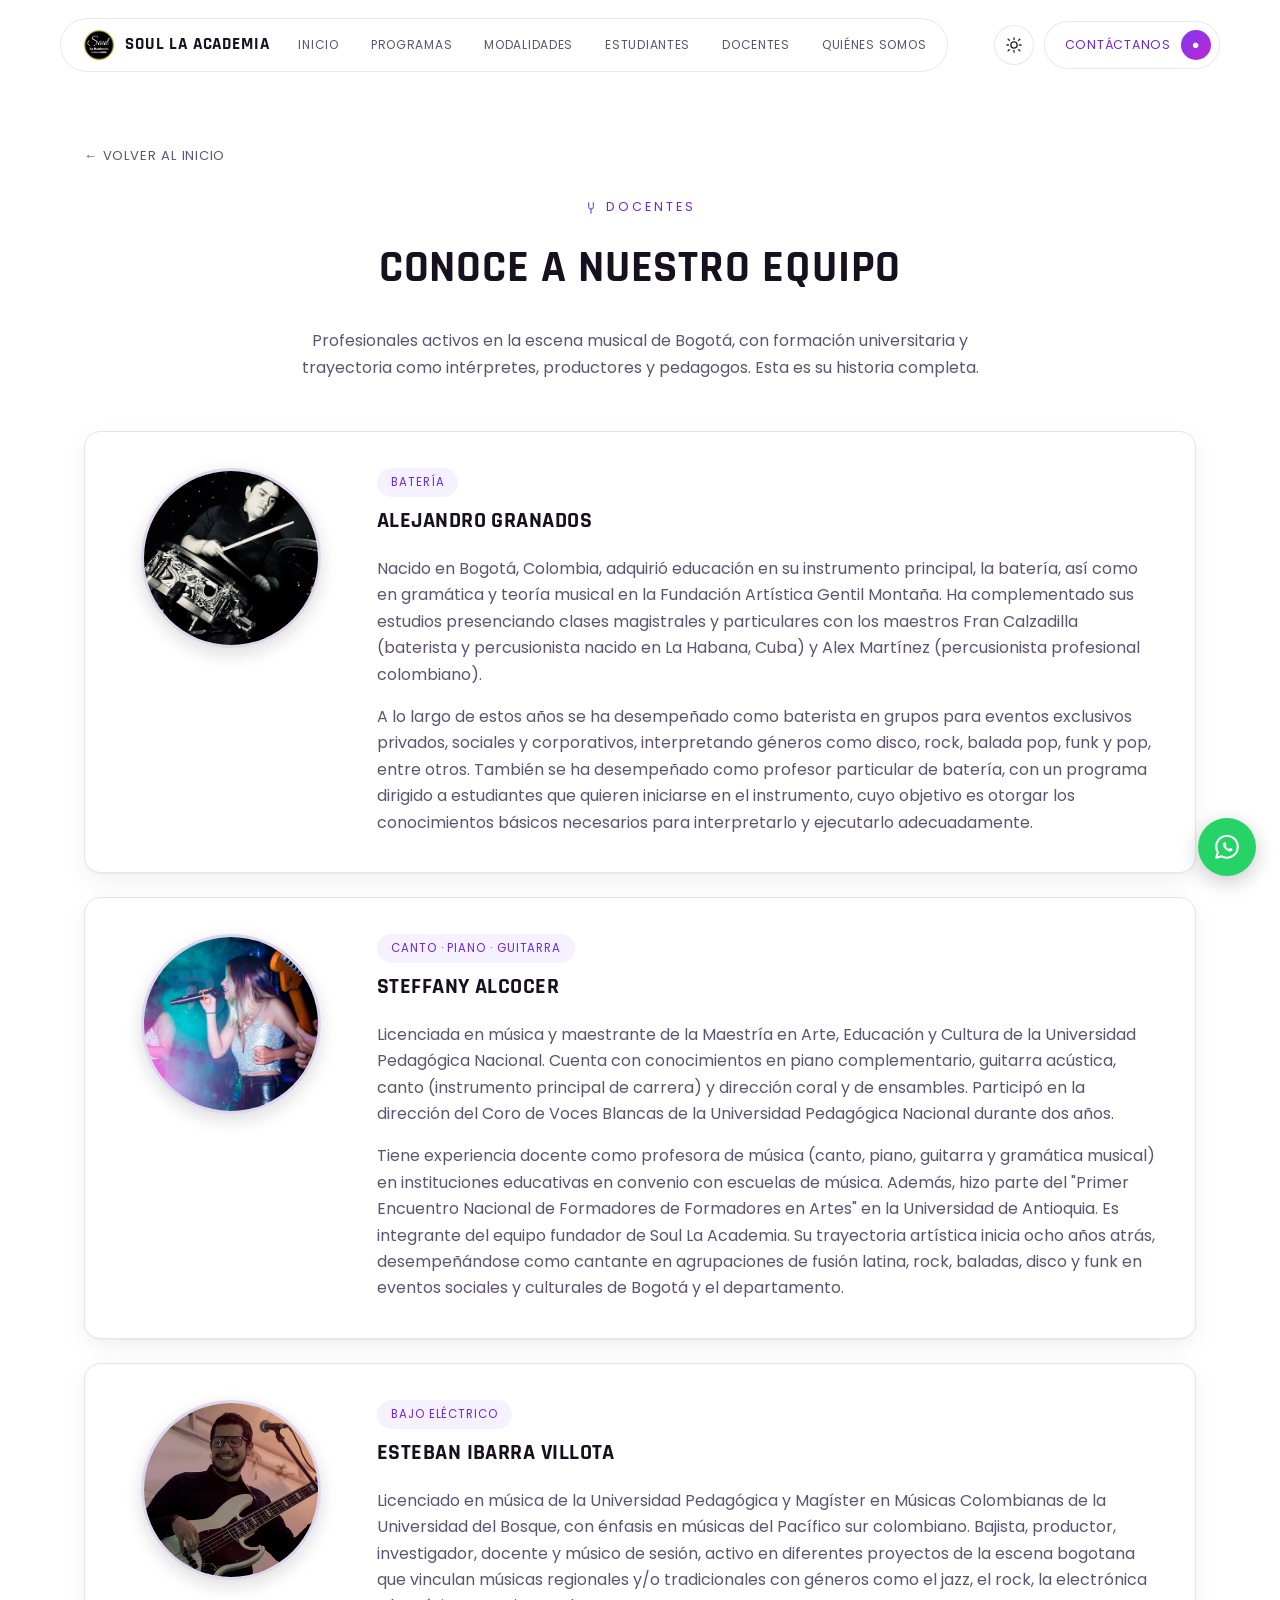
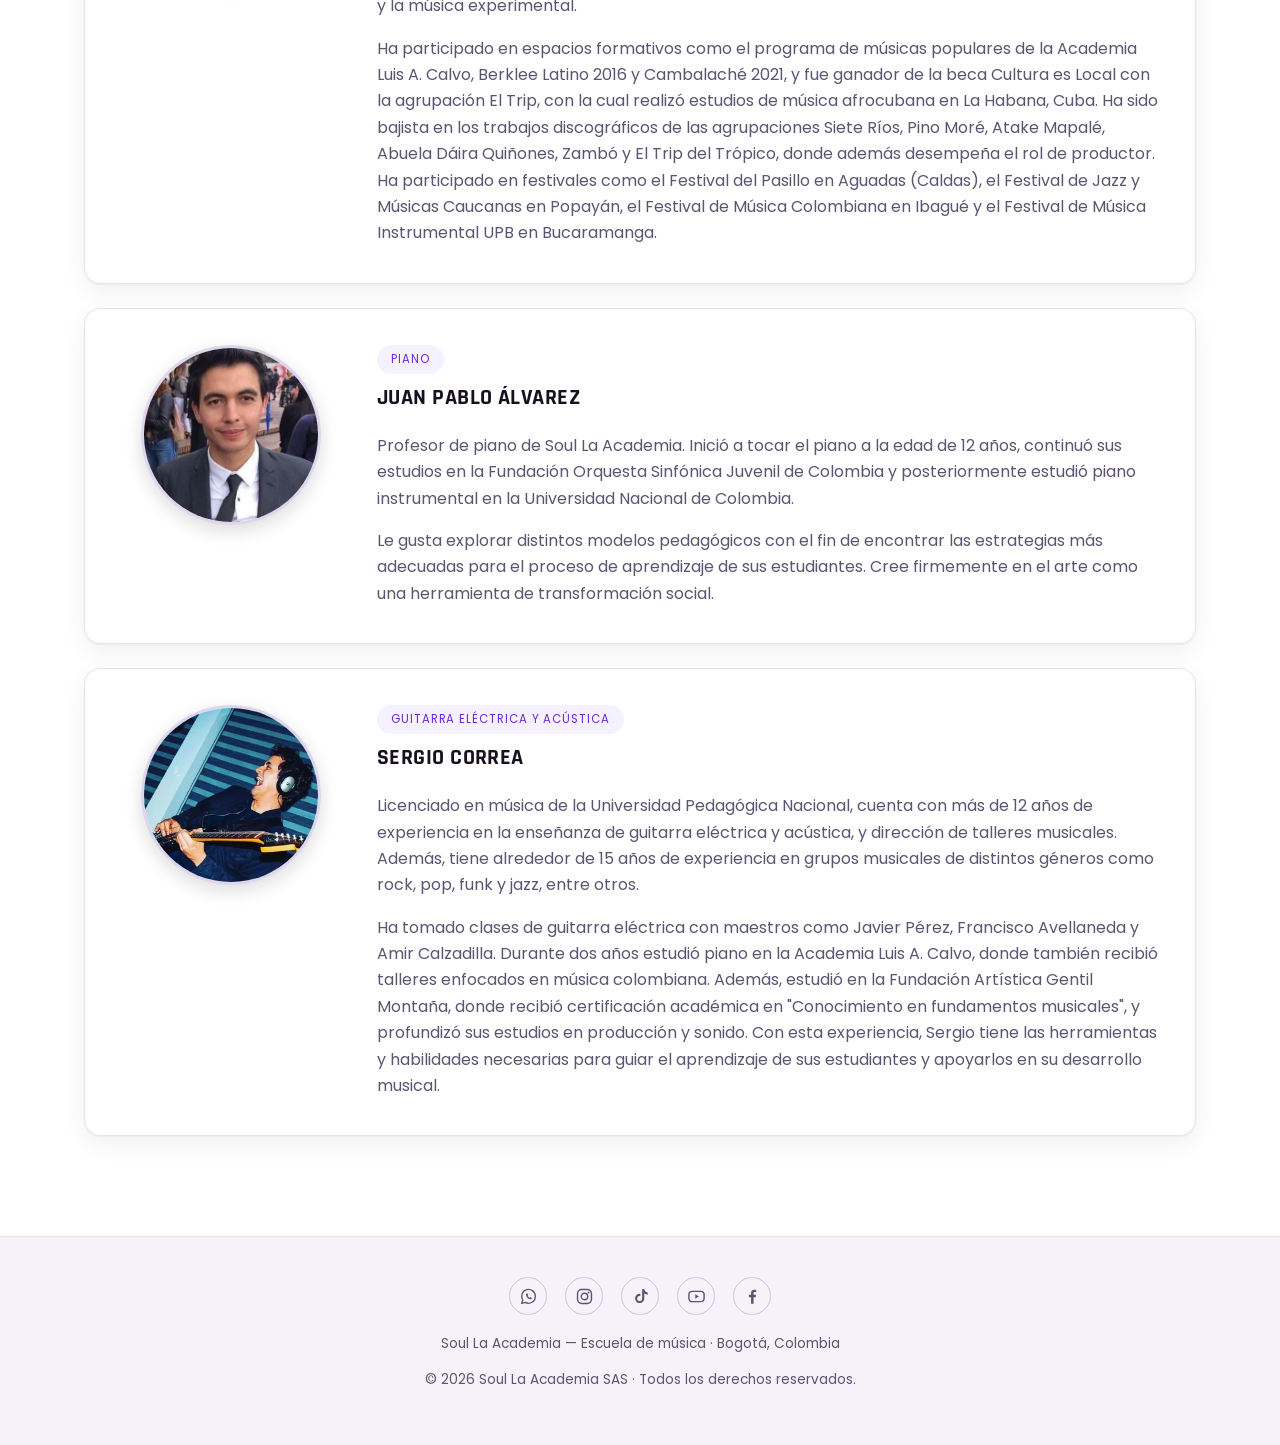
<file: docentes.html>
<!DOCTYPE html>
<html lang="es">
<head>
<meta charset="UTF-8">
<meta name="viewport" content="width=device-width, initial-scale=1.0">
<title>Docentes | Soul La Academia</title>
<meta name="description" content="Conoce al equipo docente de Soul La Academia: formación, trayectoria e instrumento principal de cada profesor.">
<link rel="icon" href="assets/images/logo.png">
<link rel="canonical" href="https://sergiocorrea88.github.io/soul-la-academia/docentes.html">
<meta name="author" content="Soul La Academia">
<meta name="theme-color" content="#ffffff" id="themeColor">

<!-- Open Graph: define cómo se ve la tarjeta al compartir el enlace en WhatsApp, Facebook o LinkedIn -->
<meta property="og:type" content="website">
<meta property="og:locale" content="es_CO">
<meta property="og:site_name" content="Soul La Academia">
<meta property="og:title" content="Docentes | Soul La Academia">
<meta property="og:description" content="Conoce al equipo docente de Soul La Academia: formación universitaria, trayectoria escénica e instrumento principal de cada profesor.">
<meta property="og:url" content="https://sergiocorrea88.github.io/soul-la-academia/docentes.html">
<meta property="og:image" content="https://sergiocorrea88.github.io/soul-la-academia/assets/images/teacher-sergio.webp">
<meta property="og:image:alt" content="Docentes de Soul La Academia">

<!-- Twitter / X -->
<meta name="twitter:card" content="summary_large_image">
<meta name="twitter:title" content="Docentes | Soul La Academia">
<meta name="twitter:description" content="Conoce al equipo docente de Soul La Academia: formación universitaria, trayectoria escénica e instrumento principal de cada profesor.">
<meta name="twitter:image" content="https://sergiocorrea88.github.io/soul-la-academia/assets/images/teacher-sergio.webp">

<link rel="preconnect" href="https://fonts.googleapis.com">
<link rel="preconnect" href="https://fonts.gstatic.com" crossorigin>
<link href="https://fonts.googleapis.com/css2?family=Rajdhani:wght@500;600;700&family=Poppins:wght@300;400;500;600&display=swap" rel="stylesheet">
<script>
/* Aplica el tema guardado ANTES de pintar la página.
   Si esto fuera al final del body, el visitante vería un
   parpadeo blanco antes de que entrara el tema oscuro. */
(function(){try{var t=localStorage.getItem("soul-theme");if(t==="dark"||t==="light")document.documentElement.setAttribute("data-theme",t);}catch(e){}})();
</script>
<link rel="stylesheet" href="css/style.css">
</head>
<body>

<header>
  <div class="nav" id="nav">
    <div class="nav-pill">
      <a href="index.html#inicio" class="brand"><img src="assets/images/logo.png" alt="Soul La Academia"> <span class="brand-name">Soul La Academia</span></a>
      <nav class="links">
        <a href="index.html#inicio">Inicio</a>
        <a href="index.html#programas">Programas</a>
        <a href="index.html#modalidades">Modalidades</a>
        <a href="index.html#estudiantes">Estudiantes</a>
        <a href="docentes.html">Docentes</a>
        <a href="index.html#nosotros">Quiénes somos</a>
      </nav>
    </div>
    <div class="nav-actions">
      <button class="theme-toggle" id="themeToggle" type="button" aria-label="Cambiar a tema oscuro" title="Cambiar tema">
        <svg class="icon-sun" viewBox="0 0 24 24" fill="none" stroke="currentColor" stroke-width="1.8" stroke-linecap="round" aria-hidden="true"><circle cx="12" cy="12" r="4.2"/><path d="M12 2.5v2.2M12 19.3v2.2M4.2 4.2l1.6 1.6M18.2 18.2l1.6 1.6M2.5 12h2.2M19.3 12h2.2M4.2 19.8l1.6-1.6M18.2 5.8l1.6-1.6"/></svg>
        <svg class="icon-moon" viewBox="0 0 24 24" fill="none" stroke="currentColor" stroke-width="1.8" stroke-linecap="round" stroke-linejoin="round" aria-hidden="true"><path d="M20 14.5A8.2 8.2 0 0 1 9.5 4 8.3 8.3 0 1 0 20 14.5Z"/></svg>
      </button>
      <a class="nav-cta" href="index.html#contacto">Contáctanos <span class="dot">&#9679;</span></a>
      <button class="menu-toggle" id="menuToggle" aria-label="Abrir menú">&#9776;</button>
    </div>
  </div>
</header>

<section style="padding-top:70px;">
  <div class="wrap">
    <a class="back-link" href="index.html#inicio">&#8592; Volver al inicio</a>
    <div class="section-head">
      <div class="eyebrow"><svg class="ico" viewBox="0 0 24 24" fill="none" stroke="currentColor" stroke-width="1.7" stroke-linecap="round" stroke-linejoin="round" aria-hidden="true"><path d="M8 3v7a4 4 0 0 0 8 0V3"/><path d="M12 14v7"/></svg> Docentes</div>
      <h2>Conoce a nuestro equipo</h2>
      <p>Profesionales activos en la escena musical de Bogotá, con formación universitaria y trayectoria como intérpretes, productores y pedagogos. Esta es su historia completa.</p>
    </div>

    <div class="teacher-full-list">
      <div class="teacher-full-card" id="docente-alejandro">
        <div class="teacher-full-photo">
          <img src="assets/images/teacher-alejandro.webp" alt="Alejandro Granados">
        </div>
        <div class="teacher-full-body">
          <span class="role-tag">Batería</span>
          <h2>Alejandro Granados</h2>
          <p>Nacido en Bogotá, Colombia, adquirió educación en su instrumento principal, la batería, así como en gramática y teoría musical en la Fundación Artística Gentil Montaña. Ha complementado sus estudios presenciando clases magistrales y particulares con los maestros Fran Calzadilla (baterista y percusionista nacido en La Habana, Cuba) y Alex Martínez (percusionista profesional colombiano).</p>
          <p>A lo largo de estos años se ha desempeñado como baterista en grupos para eventos exclusivos privados, sociales y corporativos, interpretando géneros como disco, rock, balada pop, funk y pop, entre otros. También se ha desempeñado como profesor particular de batería, con un programa dirigido a estudiantes que quieren iniciarse en el instrumento, cuyo objetivo es otorgar los conocimientos básicos necesarios para interpretarlo y ejecutarlo adecuadamente.</p>
        </div>
      </div>

      <div class="teacher-full-card" id="docente-steffany">
        <div class="teacher-full-photo">
          <img src="assets/images/teacher-steffany.webp" alt="Steffany Alcocer">
        </div>
        <div class="teacher-full-body">
          <span class="role-tag">Canto · Piano · Guitarra</span>
          <h2>Steffany Alcocer</h2>
          <p>Licenciada en música y maestrante de la Maestría en Arte, Educación y Cultura de la Universidad Pedagógica Nacional. Cuenta con conocimientos en piano complementario, guitarra acústica, canto (instrumento principal de carrera) y dirección coral y de ensambles. Participó en la dirección del Coro de Voces Blancas de la Universidad Pedagógica Nacional durante dos años.</p>
          <p>Tiene experiencia docente como profesora de música (canto, piano, guitarra y gramática musical) en instituciones educativas en convenio con escuelas de música. Además, hizo parte del "Primer Encuentro Nacional de Formadores de Formadores en Artes" en la Universidad de Antioquia. Es integrante del equipo fundador de Soul La Academia. Su trayectoria artística inicia ocho años atrás, desempeñándose como cantante en agrupaciones de fusión latina, rock, baladas, disco y funk en eventos sociales y culturales de Bogotá y el departamento.</p>
        </div>
      </div>

      <div class="teacher-full-card" id="docente-esteban">
        <div class="teacher-full-photo">
          <img src="assets/images/teacher-esteban.webp" alt="Esteban Ibarra Villota">
        </div>
        <div class="teacher-full-body">
          <span class="role-tag">Bajo eléctrico</span>
          <h2>Esteban Ibarra Villota</h2>
          <p>Licenciado en música de la Universidad Pedagógica y Magíster en Músicas Colombianas de la Universidad del Bosque, con énfasis en músicas del Pacífico sur colombiano. Bajista, productor, investigador, docente y músico de sesión, activo en diferentes proyectos de la escena bogotana que vinculan músicas regionales y/o tradicionales con géneros como el jazz, el rock, la electrónica y la música experimental.</p>
          <p>Ha participado en espacios formativos como el programa de músicas populares de la Academia Luis A. Calvo, Berklee Latino 2016 y Cambalaché 2021, y fue ganador de la beca Cultura es Local con la agrupación El Trip, con la cual realizó estudios de música afrocubana en La Habana, Cuba. Ha sido bajista en los trabajos discográficos de las agrupaciones Siete Ríos, Pino Moré, Atake Mapalé, Abuela Dáira Quiñones, Zambó y El Trip del Trópico, donde además desempeña el rol de productor. Ha participado en festivales como el Festival del Pasillo en Aguadas (Caldas), el Festival de Jazz y Músicas Caucanas en Popayán, el Festival de Música Colombiana en Ibagué y el Festival de Música Instrumental UPB en Bucaramanga.</p>
        </div>
      </div>

      <div class="teacher-full-card" id="docente-juanpablo">
        <div class="teacher-full-photo">
          <img src="assets/images/teacher-juanpablo.webp" alt="Juan Pablo Álvarez">
        </div>
        <div class="teacher-full-body">
          <span class="role-tag">Piano</span>
          <h2>Juan Pablo Álvarez</h2>
          <p>Profesor de piano de Soul La Academia. Inició a tocar el piano a la edad de 12 años, continuó sus estudios en la Fundación Orquesta Sinfónica Juvenil de Colombia y posteriormente estudió piano instrumental en la Universidad Nacional de Colombia.</p>
          <p>Le gusta explorar distintos modelos pedagógicos con el fin de encontrar las estrategias más adecuadas para el proceso de aprendizaje de sus estudiantes. Cree firmemente en el arte como una herramienta de transformación social.</p>
        </div>
      </div>

      <div class="teacher-full-card" id="docente-sergio">
        <div class="teacher-full-photo">
          <img src="assets/images/teacher-sergio.webp" alt="Sergio Correa">
        </div>
        <div class="teacher-full-body">
          <span class="role-tag">Guitarra eléctrica y acústica</span>
          <h2>Sergio Correa</h2>
          <p>Licenciado en música de la Universidad Pedagógica Nacional, cuenta con más de 12 años de experiencia en la enseñanza de guitarra eléctrica y acústica, y dirección de talleres musicales. Además, tiene alrededor de 15 años de experiencia en grupos musicales de distintos géneros como rock, pop, funk y jazz, entre otros.</p>
          <p>Ha tomado clases de guitarra eléctrica con maestros como Javier Pérez, Francisco Avellaneda y Amir Calzadilla. Durante dos años estudió piano en la Academia Luis A. Calvo, donde también recibió talleres enfocados en música colombiana. Además, estudió en la Fundación Artística Gentil Montaña, donde recibió certificación académica en "Conocimiento en fundamentos musicales", y profundizó sus estudios en producción y sonido. Con esta experiencia, Sergio tiene las herramientas y habilidades necesarias para guiar el aprendizaje de sus estudiantes y apoyarlos en su desarrollo musical.</p>
        </div>
      </div>
    </div>
  </div>
</section>

<footer>
  <div class="wrap">
    <div class="footer-social">
      <a href="https://api.whatsapp.com/send?phone=%2B573218951750" target="_blank" rel="noopener" aria-label="WhatsApp"><svg class="ico-red" viewBox="0 0 24 24" aria-hidden="true"><path d="M20.6 11.9a8.6 8.6 0 0 1-12.75 7.55L3.4 20.6l1.32-4.35A8.6 8.6 0 1 1 20.6 11.9Z" fill="none" stroke="currentColor" stroke-width="1.7" stroke-linejoin="round"/><path d="M9.55 8.55c.15-.35.31-.36.5-.37h.42c.14 0 .33-.05.5.4l.6 1.45c.06.15.02.32-.07.44l-.42.5c-.1.13-.2.27-.05.5.5.85 1.34 1.6 2.29 2.05.24.11.39.09.5-.03l.5-.6c.13-.16.26-.13.42-.07l1.34.65c.16.08.27.13.3.2.04.1 0 .5-.2.94-.2.44-.9.85-1.4.9-.9.08-2.1-.3-3.5-1.4-1.34-1.05-2.19-2.5-2.39-3.4-.15-.7 0-1.5.25-1.9z" fill="currentColor"/></svg></a>
      <a href="https://www.instagram.com/soullaacademia/" target="_blank" rel="noopener" aria-label="Instagram"><svg class="ico-red" viewBox="0 0 24 24" aria-hidden="true"><rect x="3.2" y="3.2" width="17.6" height="17.6" rx="5.2" fill="none" stroke="currentColor" stroke-width="1.8"/><circle cx="12" cy="12" r="4.1" fill="none" stroke="currentColor" stroke-width="1.8"/><circle cx="17.2" cy="6.8" r="1.25" fill="currentColor"/></svg></a>
      <a href="https://www.tiktok.com/@soullaacademia" target="_blank" rel="noopener" aria-label="TikTok"><svg class="ico-red" viewBox="0 0 24 24" aria-hidden="true"><path d="M14.1 2.6h2.7a5 5 0 0 0 4.3 4.35v2.7a7.6 7.6 0 0 1-4.3-1.45v6.3a5.85 5.85 0 1 1-5.05-5.8v2.75a3.15 3.15 0 1 0 2.35 3.05z" fill="currentColor"/></svg></a>
      <a href="https://www.youtube.com/@soullaacademia5170" target="_blank" rel="noopener" aria-label="YouTube"><svg class="ico-red" viewBox="0 0 24 24" aria-hidden="true"><rect x="2.4" y="5.5" width="19.2" height="13" rx="4.2" fill="none" stroke="currentColor" stroke-width="1.8"/><path d="M10.4 9.2v5.6l4.7-2.8z" fill="currentColor"/></svg></a>
      <a href="https://www.facebook.com/SoulLaAcademia" target="_blank" rel="noopener" aria-label="Facebook"><svg class="ico-red" viewBox="0 0 24 24" aria-hidden="true"><path d="M13.35 21v-8.05h2.7l.4-3.13h-3.1V7.83c0-.9.25-1.52 1.55-1.52h1.65V3.51c-.29-.04-1.27-.12-2.39-.12-2.37 0-3.99 1.44-3.99 4.1v2.33H7.45v3.13h2.72V21z" fill="currentColor"/></svg></a>
    </div>
    <p>Soul La Academia — Escuela de música · Bogotá, Colombia</p>
    <p>&copy; 2026 Soul La Academia SAS &middot; Todos los derechos reservados.</p>
  </div>
</footer>

<a class="float-wa" href="https://api.whatsapp.com/send?phone=%2B573218951750" target="_blank" rel="noopener" aria-label="Escríbenos por WhatsApp"><svg class="ico-red" viewBox="0 0 24 24" aria-hidden="true"><path d="M20.6 11.9a8.6 8.6 0 0 1-12.75 7.55L3.4 20.6l1.32-4.35A8.6 8.6 0 1 1 20.6 11.9Z" fill="none" stroke="currentColor" stroke-width="1.7" stroke-linejoin="round"/><path d="M9.55 8.55c.15-.35.31-.36.5-.37h.42c.14 0 .33-.05.5.4l.6 1.45c.06.15.02.32-.07.44l-.42.5c-.1.13-.2.27-.05.5.5.85 1.34 1.6 2.29 2.05.24.11.39.09.5-.03l.5-.6c.13-.16.26-.13.42-.07l1.34.65c.16.08.27.13.3.2.04.1 0 .5-.2.94-.2.44-.9.85-1.4.9-.9.08-2.1-.3-3.5-1.4-1.34-1.05-2.19-2.5-2.39-3.4-.15-.7 0-1.5.25-1.9z" fill="currentColor"/></svg></a>

<script src="js/script.js"></script>
</body>
</html>
</file>
<file: css/style.css>
/* ============================================================
   SOUL LA ACADEMIA — hoja de estilos
   ------------------------------------------------------------
   TEMAS
   El sitio arranca en tema CLARO. El oscuro se activa poniendo
   data-theme="dark" en <html>; lo hace el botón de la barra de
   navegación y la elección se recuerda en localStorage.

   Regla de oro para mantener esto: ningún color se escribe
   directamente en una regla. Todo color sale de una variable
   definida abajo, y cada variable tiene su valor en cada tema.
   Si escribes un color a mano, ese elemento se romperá al
   cambiar de tema.
   ============================================================ */

:root {
  color-scheme: light;

  /* --- Estructura (igual en ambos temas) --- */
  --radius: 16px;
  --maxw: 1160px;
  --nav-space: 72px;   /* alto real de la barra: 18px de padding + 54px de píldora */

  /* --- Superficies --- */
  --bg:            #FFFFFF;
  --bg-alt:        #F5F2FA;
  --card:          #FFFFFF;
  --input-bg:      #FBFAFD;

  /* --- Texto --- */
  --text-strong:   #17111F;
  --text:          #2A2336;
  --text-dim:      #5C5470;
  --text-faint:    #8B839C;

  /* --- Bordes --- */
  --border:        #E7E2F0;
  --border-strong: #CEC5E0;

  /* --- Acento --- */
  --accent:        #7C3AED;   /* rellenos, bordes, estados activos */
  --accent-rgb:    124 58 237;
  --accent-text:   #6D28D9;   /* el acento cuando hace de TEXTO */
  --accent-ink:    #FFFFFF;   /* texto ENCIMA de un relleno de acento */
  --accent-2:      #C026D3;   /* segundo color de los degradados */

  /* --- Sombras: en claro definen las tarjetas; en oscuro casi no existen --- */
  --card-shadow:       0 1px 2px rgba(23,17,31,.04), 0 8px 24px rgba(23,17,31,.06);
  --card-shadow-hover: 0 2px 4px rgba(23,17,31,.05), 0 18px 40px rgba(23,17,31,.10);
  --shadow-accent:     0 12px 28px rgb(var(--accent-rgb) / .26);
  --shadow-float:      0 6px 20px rgba(23,17,31,.22);
  --photo-shadow:      0 6px 18px rgba(23,17,31,.14);

  /* --- Barra de navegación (efecto vidrio) --- */
  --nav-bg:     rgba(255,255,255,.82);
  --nav-border: rgba(23,17,31,.09);

  /* --- Tintes de acento --- */
  --tint-soft: rgb(var(--accent-rgb) / .07);
  --tint:      rgb(var(--accent-rgb) / .12);
  /* Los halos morados de fondo desaparecen en claro: sobre blanco se
     leen como una mancha, no como un acento. */
  --glow-panel: transparent;

  /* Piezas que ANTES eran moradas y ahora son neutras. El acento se
     reserva para lo que se puede pulsar. */
  --photo-ring:  #DED6EC;                 /* aro de las fotos de docentes */
  --badge-ring:  rgba(255,255,255,.62);   /* aro de los iconos sobre foto */
  --quiet-text:  var(--text-dim);         /* etiquetas y botones en reposo */
  --quiet-border: var(--border-strong);

  /* --- SOBRE FOTOGRAFÍA: siempre claro, en los dos temas.
         El hero y las tarjetas de instrumentos son imágenes oscuras;
         su texto no puede seguir al tema o desaparece. --- */
  --on-media:        #F6F2FC;
  --on-media-dim:    #E4DCF2;
  --on-media-accent: #D8B4FE;
  --on-media-rule:   rgba(216,180,254,.28);
  --on-media-shadow: 0 2px 10px rgba(0,0,0,.85), 0 0 2px rgba(0,0,0,.6);

  /* --- Tratamiento de imágenes --- */
  --hero-glow:        rgb(var(--accent-rgb) / .15);
  --hero-scrim:       linear-gradient(180deg, rgba(2,1,6,.55) 0%, rgba(2,1,6,.5) 45%, rgba(2,1,6,.92) 100%);
  --hero-title-glow:  0 2px 14px rgba(0,0,0,.85);
  --collage-filter:   grayscale(12%) brightness(.98);
  --badge-bg:         rgba(20,12,34,.45);
  --badge-glow:       0 4px 16px rgba(0,0,0,.34);
  --badge-glow-hover: 0 6px 22px rgba(0,0,0,.46);

  /* --- Flecha del <select>: el color va dentro del SVG, así que
         hace falta una versión por tema --- */
  --select-arrow: url("data:image/svg+xml;utf8,<svg xmlns='http://www.w3.org/2000/svg' viewBox='0 0 24 24' fill='none' stroke='%236d28d9' stroke-width='2'><path d='M6 9l6 6 6-6'/></svg>");

  /* --- Marca de WhatsApp: no sigue al tema --- */
  --whatsapp: #25D366;
}

[data-theme="dark"] {
  color-scheme: dark;

  --bg:            #05040A;
  --bg-alt:        #0B0814;
  --card:          #120E1E;
  --input-bg:      rgba(5,4,10,.6);

  --text-strong:   #FFFFFF;
  --text:          #F4F2F9;
  --text-dim:      #B3AAC2;
  --text-faint:    #6F6784;

  --border:        #241C36;
  --border-strong: #3A2E56;

  --accent:        #A855F7;
  --accent-rgb:    168 85 247;
  --accent-text:   #D8B4FE;
  --accent-ink:    #0B0814;
  --accent-2:      #E879F9;

  --card-shadow:       none;
  --card-shadow-hover: 0 20px 40px rgb(var(--accent-rgb) / .12);
  --shadow-accent:     0 12px 28px rgb(var(--accent-rgb) / .35);
  --shadow-float:      0 6px 20px rgba(0,0,0,.4);
  --photo-shadow:      0 0 24px rgb(var(--accent-rgb) / .35);

  --nav-bg:     rgba(18,14,30,.75);
  --nav-border: #241C36;

  --tint-soft:  rgb(var(--accent-rgb) / .10);
  --tint:       rgb(var(--accent-rgb) / .15);
  --glow-panel: rgb(var(--accent-rgb) / .22);

  /* En oscuro el morado sí puede aparecer más: sobre negro no satura. */
  --photo-ring:   var(--accent);
  --badge-ring:   var(--on-media-accent);
  --quiet-text:   var(--accent-text);
  --quiet-border: var(--accent);

  --hero-glow:        rgb(var(--accent-rgb) / .30);
  --hero-scrim:       linear-gradient(180deg, rgba(2,1,6,.6) 0%, rgba(2,1,6,.55) 45%, rgba(2,1,6,.94) 100%);
  --hero-title-glow:  0 0 40px rgb(var(--accent-rgb) / .4), 0 2px 14px rgba(0,0,0,.85);
  --collage-filter:   grayscale(25%) brightness(.9);
  --badge-bg:         rgba(11,8,20,.5);
  --badge-glow:       0 0 26px 6px rgb(var(--accent-rgb) / .5), 0 0 55px 14px rgb(var(--accent-rgb) / .22);
  --badge-glow-hover: 0 0 34px 8px rgb(var(--accent-rgb) / .7), 0 0 70px 18px rgb(var(--accent-rgb) / .38);

  --select-arrow: url("data:image/svg+xml;utf8,<svg xmlns='http://www.w3.org/2000/svg' viewBox='0 0 24 24' fill='none' stroke='%23d8b4fe' stroke-width='2'><path d='M6 9l6 6 6-6'/></svg>");
}

* { box-sizing: border-box; }

html { scroll-behavior: smooth; }

body {
  margin: 0;
  background: var(--bg);
  color: var(--text);
  font-family: "Poppins", "Segoe UI", Helvetica, Arial, sans-serif;
  line-height: 1.65;
  -webkit-font-smoothing: antialiased;
}

/* Transición al cambiar de tema. Se limita a las propiedades de color
   para no arrastrar layout ni animaciones. */
body, .nav-pill, .nav-cta, .mv-card, .program-card, .teacher-card,
.teacher-full-card, .contact-card, .about-text, .field input,
.field select, .field textarea, footer, .video-frame {
  transition: background-color .25s ease, color .25s ease, border-color .25s ease;
}

h1, h2, h3, h4 {
  font-family: "Rajdhani", "Poppins", sans-serif;
  text-transform: uppercase;
  font-weight: 700;
  letter-spacing: 0.02em;
  margin: 0 0 0.5em;
  color: var(--text-strong);
}

a { color: inherit; text-decoration: none; }

img { max-width: 100%; display: block; }

:focus-visible {
  outline: 2px solid var(--accent);
  outline-offset: 3px;
  border-radius: 4px;
}

.wrap {
  max-width: var(--maxw);
  margin: 0 auto;
  padding: 0 24px;
  position: relative;
}

/* Capitular de la primera letra */
.dropcap::first-letter {
  font-family: "Rajdhani", sans-serif;
  font-weight: 700;
  font-size: 1.6em;
  color: var(--on-media-accent);
}

/* ---------- Cabecera (barra flotante tipo píldora) ---------- */
header {
  position: sticky;
  top: 0;
  z-index: 200;
  padding: 18px 24px 0;
}

.nav {
  max-width: var(--maxw);
  margin: 0 auto;
  display: flex;
  align-items: center;
  justify-content: space-between;
  gap: 16px;
}

.nav-pill {
  display: flex;
  align-items: center;
  gap: 20px;
  background: var(--nav-bg);
  border: 1px solid var(--nav-border);
  backdrop-filter: blur(14px);
  -webkit-backdrop-filter: blur(14px);
  border-radius: 999px;
  padding: 10px 12px 10px 22px;
  color: var(--text);
}

.nav-actions {
  display: flex;
  align-items: center;
  gap: 10px;
}

.brand {
  display: flex;
  align-items: center;
  gap: 10px;
  font-family: "Rajdhani", sans-serif;
  font-size: 1.05rem;
  font-weight: 700;
  letter-spacing: 0.05em;
  text-transform: uppercase;
  white-space: nowrap;
  color: var(--text-strong);
}

.brand img { height: 32px; width: 32px; border-radius: 50%; }

/* nowrap a propósito: con seis ítems, permitir el salto de línea
   partía la píldora en dos filas. Si no caben, entra el menú
   hamburguesa (ver la consulta de 1024px al final). */
nav.links {
  display: flex;
  gap: 14px;
  flex-wrap: nowrap;
}

nav.links a {
  font-size: 0.75rem;
  text-transform: uppercase;
  letter-spacing: 0.06em;
  white-space: nowrap;
  color: var(--text-dim);
  transition: color 0.2s, background 0.2s;
  padding: 6px 9px;
  border-radius: 999px;
}

nav.links a:hover { color: var(--accent-text); background: var(--tint); }

/* --- Botón de tema --- */
.theme-toggle {
  width: 40px;
  height: 40px;
  flex: none;
  display: grid;
  place-items: center;
  background: var(--nav-bg);
  border: 1px solid var(--nav-border);
  backdrop-filter: blur(14px);
  -webkit-backdrop-filter: blur(14px);
  border-radius: 50%;
  color: var(--text);
  cursor: pointer;
  transition: border-color .2s, color .2s, background .2s;
}
.theme-toggle:hover { border-color: var(--accent); color: var(--accent-text); }
.theme-toggle svg { width: 18px; height: 18px; }

/* El sol se ve en tema claro (ofrece pasar a oscuro), la luna en oscuro. */
.theme-toggle .icon-moon { display: none; }
[data-theme="dark"] .theme-toggle .icon-sun { display: none; }
[data-theme="dark"] .theme-toggle .icon-moon { display: block; }

.nav-cta {
  display: flex;
  align-items: center;
  gap: 10px;
  background: var(--nav-bg);
  border: 1px solid var(--nav-border);
  backdrop-filter: blur(14px);
  -webkit-backdrop-filter: blur(14px);
  color: var(--accent-text);
  padding: 8px 8px 8px 20px;
  border-radius: 999px;
  font-size: 0.78rem;
  text-transform: uppercase;
  letter-spacing: 0.06em;
  white-space: nowrap;
  transition: border-color 0.2s;
}
.nav-cta:hover { border-color: var(--accent); }
.nav-cta .dot {
  width: 30px; height: 30px;
  border-radius: 50%;
  background: linear-gradient(135deg, var(--accent), var(--accent-2));
  display: flex; align-items: center; justify-content: center;
  font-size: 0.8rem;
  color: var(--accent-ink);
}

.menu-toggle {
  display: none;
  background: var(--nav-bg);
  border: 1px solid var(--nav-border);
  color: var(--text);
  font-size: 1.3rem;
  padding: 6px 12px;
  border-radius: 10px;
  cursor: pointer;
}

/* ---------- Hero ----------
   El hero es una fotografía a sangre y se mantiene oscuro en ambos
   temas: las fotos son de conciertos con poca luz y su texto usa
   los tokens --on-media-*, que no siguen al tema. */
.hero {
  position: relative;
  min-height: 92vh;
  display: flex;
  align-items: flex-end;
  overflow: hidden;
  background: #000;
  /* La barra flotante se superpone al hero en lugar de ocupar espacio
     encima. En tema oscuro daba igual (fondo negro sobre foto oscura),
     pero en claro dejaba una franja blanca y la píldora se perdía
     contra ella. */
  margin-top: calc(-1 * var(--nav-space));
}

.hero-bg {
  position: absolute;
  inset: 0;
}

.hero-slide {
  position: absolute;
  inset: 0;
  background-size: cover;
  background-position: center 30%;
  filter: saturate(1.05) contrast(1.05);
  opacity: 0;
  animation: heroSlideFade 21s infinite, heroKenBurns 21s ease-in-out infinite;
}
.hero-slide:nth-child(1) { animation-delay: 0s, 0s; }
.hero-slide:nth-child(2) { animation-delay: -7s, -7s; }
.hero-slide:nth-child(3) { animation-delay: -14s, -14s; }

@keyframes heroSlideFade {
  0%, 100% { opacity: 0; }
  4% { opacity: 1; }
  29% { opacity: 1; }
  35% { opacity: 0; }
}

@keyframes heroKenBurns {
  from { transform: scale(1); }
  to { transform: scale(1.09); }
}

@keyframes heroFadeUp {
  from { opacity: 0; transform: translateY(18px); }
  to { opacity: 1; transform: translateY(0); }
}

.hero-top, .hero .eyebrow, .hero h1, .hero p, .hero-bottom {
  animation: heroFadeUp 0.9s ease-out both;
}
.hero-top { animation-delay: 0.05s; }
.hero .eyebrow { animation-delay: 0.2s; }
.hero h1 { animation-delay: 0.32s; }
.hero p { animation-delay: 0.5s; }
.hero-bottom { animation-delay: 0.66s; }

@media (prefers-reduced-motion: reduce) {
  .hero-slide, .hero-top, .hero .eyebrow, .hero h1, .hero p, .hero-bottom {
    animation: none;
  }
  .hero-slide { opacity: 0; }
  .hero-slide:nth-child(1) { opacity: 1; }
  body, .nav-pill, .nav-cta, .mv-card, .program-card, .teacher-card,
  .teacher-full-card, .contact-card, .about-text, .field input,
  .field select, .field textarea, footer, .video-frame { transition: none; }
}

.hero-bg::after {
  content: "";
  position: absolute;
  inset: 0;
  background:
    radial-gradient(48% 50% at 50% 42%, var(--hero-glow), transparent 70%),
    var(--hero-scrim);
}

.hero-lines {
  position: absolute;
  inset: 0;
  max-width: var(--maxw);
  margin: 0 auto;
  display: grid;
  grid-template-columns: repeat(3, 1fr);
  pointer-events: none;
}
.hero-lines span { border-left: 1px dashed var(--on-media-rule); height: 100%; }
.hero-lines span:first-child { border-left: none; }

.hero-content {
  position: relative;
  z-index: 2;
  max-width: var(--maxw);
  margin: 0 auto;
  padding: 60px 24px 70px;
  width: 100%;
}

.hero-top {
  display: flex;
  justify-content: space-between;
  align-items: flex-start;
  gap: 30px;
  margin-bottom: 28px;
}

.hero-tagline {
  max-width: 220px;
  font-size: 0.85rem;
  color: var(--on-media-dim);
  text-shadow: var(--on-media-shadow);
}

.scroll-cue {
  display: flex;
  flex-direction: column;
  align-items: flex-end;
  gap: 8px;
  font-size: 0.75rem;
  letter-spacing: 0.1em;
  text-transform: uppercase;
  color: var(--on-media-dim);
  text-shadow: var(--on-media-shadow);
}
.scroll-cue .arrow { font-size: 1.1rem; color: var(--on-media-accent); animation: bob 1.8s infinite; }
@keyframes bob { 0%,100%{ transform: translateY(0);} 50%{ transform: translateY(6px);} }

/* .eyebrow tiene dos contextos: sobre fondo del tema (secciones) y
   sobre fotografía (hero). La base sirve a las secciones; el hero la
   sobreescribe más abajo. */
.eyebrow {
  display: inline-flex;
  align-items: center;
  gap: 8px;
  color: var(--accent-text);
  letter-spacing: 0.25em;
  text-transform: uppercase;
  font-size: 0.78rem;
  margin-bottom: 14px;
}

/* Iconos de línea. Heredan el color del texto que acompañan, así que
   funcionan en los dos temas sin declarar color propio. */
.ico { flex: none; }
.eyebrow .ico { width: 14px; height: 14px; }
.contact-list .ic .ico { width: 18px; height: 18px; }

.hero .eyebrow {
  color: var(--on-media-accent);
  text-shadow: var(--on-media-shadow);
}

.hero h1 {
  font-size: clamp(2.6rem, 7vw, 5.2rem);
  line-height: 0.98;
  margin-bottom: 22px;
  color: var(--on-media);
  text-shadow: var(--hero-title-glow);
}

.hero p {
  max-width: 560px;
  color: var(--on-media-dim);
  font-size: 1.02rem;
  margin-bottom: 30px;
  text-shadow: var(--on-media-shadow);
}

.hero-bottom {
  display: flex;
  align-items: center;
  justify-content: space-between;
  gap: 20px;
  flex-wrap: wrap;
}

.hero-actions { display: flex; gap: 16px; flex-wrap: wrap; align-items: center; }

.social-rail { display: flex; gap: 14px; }
.social-rail a {
  width: 34px; height: 34px;
  border-radius: 50%;
  border: 1px solid var(--on-media-rule);
  display: flex; align-items: center; justify-content: center;
  color: var(--on-media-dim);
  font-size: 0.85rem;
  transition: border-color 0.2s, color 0.2s;
}
.social-rail a:hover { border-color: var(--on-media-accent); color: var(--on-media-accent); }

/* Logos de redes. Heredan currentColor, así que siguen al tema y al
   contexto (claros sobre la foto del hero, neutros en el pie). */
.ico-red { width: 17px; height: 17px; flex: none; }
.footer-social .ico-red { width: 19px; height: 19px; }
.float-wa .ico-red { width: 30px; height: 30px; }

/* El botón del hero va sobre fotografía: mantiene el relleno de acento
   con texto claro en ambos temas. */
.btn {
  display: inline-block;
  background: linear-gradient(135deg, var(--accent), var(--accent-2));
  color: var(--accent-ink);
  font-weight: 600;
  padding: 15px 34px;
  border-radius: 999px;
  text-transform: uppercase;
  letter-spacing: 0.06em;
  font-size: 0.82rem;
  transition: transform 0.2s, box-shadow 0.2s;
  border: 1px solid transparent;
}
.btn:hover { transform: translateY(-2px); box-shadow: var(--shadow-accent); }

.hero .btn { color: #FFFFFF; }

.btn-outline {
  background: transparent;
  color: var(--accent-text);
  border: 1px solid var(--accent);
}
.btn-outline:hover { background: var(--tint); box-shadow: none; }

.hero .btn-outline { color: var(--on-media-accent); border-color: var(--on-media-accent); }
.hero .btn-outline:hover { background: rgba(216,180,254,.15); }

/* ---------- Secciones ---------- */
section { padding: 100px 0; position: relative; }
section.alt { background: var(--bg-alt); }

.section-head { max-width: 700px; margin: 0 auto 50px; text-align: center; }
.section-head h2 { font-size: clamp(1.9rem, 4vw, 2.8rem); }
.section-head p { color: var(--text-dim); }


/* ---------- Modalidades y servicios ---------- */
.modalidad-grid {
  display: grid;
  grid-template-columns: repeat(3, minmax(0, 1fr));
  gap: 24px;
}

.modalidad-card {
  background: var(--card);
  border: 1px solid var(--border);
  border-radius: var(--radius);
  padding: 34px 28px;
  text-align: center;
  box-shadow: var(--card-shadow);
  transition: border-color .2s, box-shadow .2s, transform .2s;
}
.modalidad-card:hover {
  border-color: var(--accent);
  box-shadow: var(--card-shadow-hover);
  transform: translateY(-4px);
}

.modalidad-icon {
  display: grid;
  place-items: center;
  width: 68px;
  height: 68px;
  margin: 0 auto 20px;
  border-radius: 50%;
  background: var(--tint-soft);
  color: var(--accent-text);
}
.modalidad-icon .ico { width: 32px; height: 32px; }

.modalidad-card h3 { font-size: 1.1rem; margin-bottom: 10px; }
.modalidad-card p { color: var(--text-dim); margin: 0; font-size: 0.95rem; }

.servicio-band {
  margin-top: 26px;
  display: grid;
  grid-template-columns: auto minmax(0, 1fr) auto;
  align-items: center;
  gap: 28px;
  background: var(--card);
  border: 1px solid var(--border);
  border-radius: var(--radius);
  padding: 28px 32px;
  box-shadow: var(--card-shadow);
}
.servicio-icon { display: grid; place-items: center; color: var(--accent-text); }
.servicio-icon .ico { width: 44px; height: 44px; }
.servicio-body h3 { font-size: 1.1rem; margin-bottom: 6px; }
.servicio-body p { color: var(--text-dim); margin: 0; font-size: 0.95rem; }

@media (max-width: 900px) {
  .modalidad-grid { grid-template-columns: 1fr; }
  .servicio-band {
    grid-template-columns: 1fr;
    justify-items: center;
    text-align: center;
    gap: 18px;
  }
}

/* ---------- Nosotros ---------- */
.about-grid {
  display: grid;
  grid-template-columns: 1.1fr 0.9fr;
  gap: 0;
  align-items: stretch;
  border-radius: var(--radius);
  overflow: hidden;
  border: 1px solid var(--border);
  box-shadow: var(--card-shadow);
}

.about-text {
  background: var(--card);
  padding: 50px 46px;
  display: flex;
  flex-direction: column;
  justify-content: center;
}

.about-text .rule {
  width: 60px; height: 3px;
  background: linear-gradient(90deg, var(--accent), var(--accent-2));
  margin-bottom: 22px;
  border-radius: 4px;
}

.about-text p { color: var(--text-dim); margin-bottom: 18px; }

.about-media {
  position: relative;
  min-height: 320px;
}
.about-media img {
  width: 100%; height: 100%;
  object-fit: cover;
  filter: saturate(0.95);
}
.about-media::after {
  content: "";
  position: absolute; inset: 0;
  background: radial-gradient(60% 60% at 50% 40%, var(--glow-panel), transparent 70%);
  mix-blend-mode: screen;
}

.mv-grid {
  display: grid;
  grid-template-columns: 1fr 1fr;
  gap: 24px;
  margin-top: 24px;
}

.mv-card {
  background: var(--card);
  border: 1px solid var(--border);
  border-radius: var(--radius);
  padding: 28px;
  box-shadow: var(--card-shadow);
  transition: border-color .2s, box-shadow .2s;
}
.mv-card:hover { border-color: var(--accent); box-shadow: var(--card-shadow-hover); }

.mv-card h3 { font-size: 1.1rem; margin-bottom: 12px; }
.mv-card p { color: var(--text-dim); margin: 0; }

/* ---------- Frase destacada ---------- */
.statement {
  text-align: center;
  padding: 70px 0;
}
.statement h2 {
  font-size: clamp(1.8rem, 5vw, 3.2rem);
  line-height: 1.15;
  background: linear-gradient(90deg, var(--text-strong), var(--accent-text));
  -webkit-background-clip: text;
  background-clip: text;
  color: transparent;
}

/* ---------- Collage ---------- */
.collage {
  display: grid;
  grid-template-columns: repeat(6, 1fr);
  gap: 4px;
  margin-top: 60px;
  border-radius: var(--radius);
  overflow: hidden;
}
.collage img {
  width: 100%;
  height: 220px;
  object-fit: cover;
  filter: var(--collage-filter);
  transition: filter 0.3s, transform 0.3s;
}
.collage img:hover { filter: grayscale(0%) brightness(1); transform: scale(1.03); }
.collage a:nth-child(4) img { height: 320px; margin-top: -100px; }

/* ---------- Programas ---------- */
.program-grid {
  display: grid;
  grid-template-columns: repeat(2, 1fr);
  gap: 28px;
}

.program-card {
  background: var(--card);
  border: 1px solid var(--border);
  border-radius: var(--radius);
  overflow: hidden;
  box-shadow: var(--card-shadow);
  transition: border-color 0.2s, transform 0.2s, box-shadow .2s;
}
.program-card:hover {
  border-color: var(--accent);
  transform: translateY(-4px);
  box-shadow: var(--card-shadow-hover);
}

.program-card img { width: 100%; height: 220px; object-fit: cover; filter: saturate(0.95); }

.program-body { padding: 26px; }
.program-body h3 { font-size: 1.25rem; margin-bottom: 10px; }
.program-body p { color: var(--text-dim); margin-bottom: 18px; font-size: 0.95rem; }

.program-body ul {
  color: var(--text-dim);
  font-size: 0.9rem;
  padding-left: 18px;
  margin: 0 0 18px;
}
.program-body ul li { margin-bottom: 4px; }

/* ---------- Instrumentos ----------
   Antes era un carrusel con desplazamiento automático. Se cambió a
   cuadrícula: son doce opciones de un catálogo, algo que la gente
   recorre buscando SU instrumento, y obligar a esperar a que pase
   por pantalla hacía la sección difícil de usar. De paso desaparecen
   las doce tarjetas duplicadas que existían solo para que el bucle
   no se cortara. */
.instrument-grid {
  display: grid;
  grid-template-columns: repeat(4, minmax(0, 1fr));
  gap: 22px;
  margin-top: 50px;
}

.instrument-photo-card {
  position: relative;
  aspect-ratio: 4 / 5;
  border-radius: 16px;
  overflow: hidden;
  border: 1px solid var(--border);
  box-shadow: var(--card-shadow);
}
.instrument-photo-card img {
  width: 100%;
  height: 100%;
  object-fit: cover;
  filter: brightness(0.7) saturate(1.05);
  transition: filter 0.3s, transform 0.4s;
}
.instrument-photo-card:hover img {
  filter: brightness(0.85) saturate(1.15);
  transform: scale(1.04);
}
.instrument-photo-card::after {
  content: "";
  position: absolute;
  inset: 0;
  background: linear-gradient(180deg, rgba(5,4,10,0) 45%, rgba(5,4,10,0.85) 100%);
}
.instrument-icon-badge {
  position: absolute;
  top: 50%;
  left: 50%;
  transform: translate(-50%, -50%);
  width: 76px;
  height: 76px;
  border-radius: 50%;
  background: var(--badge-bg);
  backdrop-filter: blur(3px);
  -webkit-backdrop-filter: blur(3px);
  border: 1px solid var(--badge-ring);
  box-shadow: var(--badge-glow);
  display: flex;
  align-items: center;
  justify-content: center;
  color: var(--on-media);
  z-index: 2;
  transition: box-shadow 0.3s;
}
.instrument-photo-card:hover .instrument-icon-badge { box-shadow: var(--badge-glow-hover); }
.instrument-icon-badge svg { width: 34px; height: 34px; }
.instrument-photo-label {
  position: absolute;
  bottom: 16px;
  left: 12px;
  right: 12px;
  text-align: center;
  color: var(--on-media);
  font-size: 0.85rem;
  z-index: 2;
  text-shadow: 0 2px 8px rgba(0,0,0,0.7);
}

@media (max-width: 980px) {
  .instrument-grid { grid-template-columns: repeat(3, minmax(0, 1fr)); }
}
@media (max-width: 640px) {
  .instrument-grid { grid-template-columns: repeat(2, minmax(0, 1fr)); gap: 14px; }
  .instrument-icon-badge { width: 60px; height: 60px; }
  .instrument-icon-badge svg { width: 27px; height: 27px; }
  .instrument-photo-label { font-size: 0.78rem; bottom: 12px; }
}

/* ---------- Docentes ---------- */
.teacher-grid {
  display: grid;
  grid-template-columns: repeat(auto-fit, minmax(220px, 1fr));
  gap: 26px;
}

.teacher-card {
  background: var(--card);
  border: 1px solid var(--border);
  border-radius: var(--radius);
  padding: 24px;
  text-align: center;
  box-shadow: var(--card-shadow);
  transition: border-color .2s, box-shadow .2s;
  /* Columna flexible para que el botón "Ver más" quede alineado
     abajo en todas las fichas, aunque los resúmenes tengan
     distinto largo. */
  display: flex;
  flex-direction: column;
}
.teacher-card:hover { border-color: var(--accent); box-shadow: var(--card-shadow-hover); }

.teacher-card img {
  width: 110px;
  height: 110px;
  border-radius: 50%;
  object-fit: cover;
  margin: 0 auto 16px;
  border: 3px solid var(--photo-ring);
  box-shadow: var(--photo-shadow);
}

.teacher-card h3 { font-size: 1rem; margin-bottom: 10px; }

.teacher-card .teacher-highlight {
  color: var(--text-dim);
  font-size: 0.9rem;
  font-style: italic;
  margin-bottom: 20px;
}

.teacher-card .ver-mas {
  margin-top: auto;
  align-self: center;
}

.ver-mas {
  display: inline-block;
  font-size: 0.75rem;
  text-transform: uppercase;
  letter-spacing: 0.08em;
  color: var(--quiet-text);
  border: 1px solid var(--quiet-border);
  border-radius: 999px;
  padding: 7px 18px;
  transition: background .2s, color .2s, border-color .2s;
}
.ver-mas:hover {
  background: var(--accent);
  border-color: var(--accent);
  color: var(--accent-ink);
}

.back-link {
  display: inline-flex;
  align-items: center;
  gap: 6px;
  font-size: 0.82rem;
  text-transform: uppercase;
  letter-spacing: 0.06em;
  color: var(--text-dim);
  margin-bottom: 30px;
  transition: color .2s;
}
.back-link:hover { color: var(--accent-text); }

/* ---------- Docentes (página completa) ---------- */
.teacher-full-list {
  display: flex;
  flex-direction: column;
  gap: 24px;
}

.teacher-full-card {
  display: grid;
  grid-template-columns: 220px 1fr;
  gap: 36px;
  align-items: start;
  background: var(--card);
  border: 1px solid var(--border);
  border-radius: var(--radius);
  padding: 36px;
  box-shadow: var(--card-shadow);
  transition: border-color .2s, box-shadow .2s;
}
.teacher-full-card:hover { border-color: var(--accent); box-shadow: var(--card-shadow-hover); }

.teacher-full-photo { text-align: center; }
.teacher-full-photo img {
  width: 180px;
  height: 180px;
  border-radius: 50%;
  object-fit: cover;
  margin: 0 auto 18px;
  border: 3px solid var(--photo-ring);
  box-shadow: var(--photo-shadow);
}

.role-tag {
  display: inline-block;
  background: var(--tint-soft);
  color: var(--accent-text);
  font-size: 0.72rem;
  text-transform: uppercase;
  letter-spacing: 0.08em;
  padding: 5px 14px;
  border-radius: 999px;
  margin-bottom: 6px;
}

.teacher-full-body h2 { font-size: 1.4rem; margin-bottom: 8px; }
.teacher-full-body p { color: var(--text-dim); margin-bottom: 14px; }
.teacher-full-body p:last-of-type { margin-bottom: 0; }

@media (max-width: 720px) {
  .teacher-full-card { grid-template-columns: 1fr; text-align: center; }
}

/* ---------- Conciertos ---------- */
.video-grid {
  display: grid;
  grid-template-columns: 1fr 1fr;
  gap: 28px;
}
.video-frame {
  position: relative;
  border-radius: var(--radius);
  overflow: hidden;
  border: 1px solid var(--border);
  box-shadow: var(--card-shadow);
  aspect-ratio: 16/9;
}
.video-frame iframe { width: 100%; height: 100%; border: 0; }

/* ---------- Contacto ---------- */
.contact-grid {
  display: grid;
  grid-template-columns: 1fr 1fr;
  gap: 50px;
  align-items: center;
}

.contact-list { list-style: none; padding: 0; margin: 26px 0; }
.contact-list li {
  display: flex;
  align-items: center;
  gap: 14px;
  margin-bottom: 16px;
  color: var(--text-dim);
}
.contact-list .ic {
  width: 38px; height: 38px;
  border-radius: 50%;
  background: var(--bg-alt);
  border: 1px solid var(--quiet-border);
  display: flex; align-items: center; justify-content: center;
  color: var(--text);
  flex-shrink: 0;
}

.contact-card {
  background: var(--card);
  border: 1px solid var(--border);
  border-radius: var(--radius);
  padding: 36px;
  text-align: center;
  position: relative;
  overflow: hidden;
  box-shadow: var(--card-shadow);
}
.contact-card::before {
  content: "";
  position: absolute; inset: -40%;
  background: radial-gradient(closest-side, var(--glow-panel), transparent 70%);
  z-index: 0;
}
.contact-card * { position: relative; z-index: 1; }
.contact-card p { color: var(--text-dim); margin-bottom: 26px; }
.contact-card h3 { text-align: center; }

/* minmax(0, 1fr) en vez de 1fr: un <input> trae un ancho mínimo
   propio del navegador (unos 20 caracteres). Con 1fr, que equivale a
   minmax(auto, 1fr), ese mínimo mandaba y los campos se desbordaban
   fuera de la tarjeta. */
.form-grid {
  display: grid;
  grid-template-columns: repeat(2, minmax(0, 1fr));
  gap: 16px;
  text-align: left;
  margin-bottom: 22px;
}
.field { display: flex; flex-direction: column; gap: 6px; min-width: 0; }
.field-full { grid-column: 1 / -1; }

.field label {
  font-size: 0.78rem;
  text-transform: uppercase;
  letter-spacing: 0.06em;
  color: var(--text-dim);
}

.field input,
.field select,
.field textarea {
  width: 100%;
  min-width: 0;
  background: var(--input-bg);
  border: 1px solid var(--border-strong);
  border-radius: 10px;
  padding: 11px 14px;
  color: var(--text);
  font-family: "Poppins", sans-serif;
  font-size: 0.92rem;
  outline: none;
  transition: border-color 0.2s, box-shadow 0.2s;
}
.field textarea { resize: vertical; }
.field input::placeholder,
.field textarea::placeholder { color: var(--text-faint); }

.field input:focus,
.field select:focus,
.field textarea:focus {
  border-color: var(--accent);
  box-shadow: 0 0 0 3px var(--tint);
}

.field select {
  appearance: none;
  cursor: pointer;
  background-image: var(--select-arrow);
  background-repeat: no-repeat;
  background-position: right 12px center;
  background-size: 16px;
  padding-right: 36px;
}
.field select option { background: var(--card); color: var(--text); }

.form-hint {
  margin: 14px 0 0;
  font-size: 0.78rem;
  color: var(--text-dim);
  text-align: center;
}

@media (max-width: 560px) {
  .form-grid { grid-template-columns: 1fr; }
}

/* ---------- Pie ---------- */
footer {
  border-top: 1px solid var(--border);
  padding: 40px 0;
  text-align: center;
  color: var(--text-dim);
  font-size: 0.85rem;
  background: var(--bg-alt);
}
.footer-social { display: flex; gap: 18px; justify-content: center; margin-bottom: 18px; }
.footer-social a {
  width: 38px; height: 38px;
  border-radius: 50%;
  border: 1px solid var(--border-strong);
  display: flex; align-items: center; justify-content: center;
  color: var(--text-dim);
  transition: border-color 0.2s, color 0.2s;
}
.footer-social a:hover { border-color: var(--accent); color: var(--accent-text); }

/* ---------- WhatsApp flotante ---------- */
.float-wa {
  position: fixed;
  bottom: 24px;
  right: 24px;
  width: 58px; height: 58px;
  border-radius: 50%;
  background: var(--whatsapp);
  display: flex; align-items: center; justify-content: center;
  box-shadow: var(--shadow-float);
  z-index: 200;
  color: #FFFFFF;
}

/* ---------- Responsive ---------- */
/* El menú completo de seis ítems necesita ~1180px. Por debajo de eso
   entra el hamburguesa: mejor un menú desplegable que una barra
   apretada o partida en dos filas. */
@media (max-width: 1180px) {
  nav.links { display: none; }
  .menu-toggle { display: inline-block; }
  .nav-pill { flex: 1; }
  .nav-cta { display: none; }
  .nav.open nav.links {
    display: flex;
    position: absolute;
    top: 76px; left: 24px; right: 24px;
    background: var(--card);
    border: 1px solid var(--border);
    box-shadow: var(--card-shadow-hover);
    flex-direction: column;
    padding: 20px 24px;
    border-radius: 20px;
    gap: 16px;
    z-index: 10;
  }
  .about-grid, .contact-grid, .mv-grid, .program-grid, .video-grid { grid-template-columns: 1fr; }
  .about-media { min-height: 220px; }
  .collage { grid-template-columns: repeat(3, 1fr); }
  .collage a:nth-child(4) img { height: 220px; margin-top: 0; }
  .hero-top { flex-direction: column; }

  /* En móvil la píldora comparte espacio con el botón de tema y el de
     menú. Sin esto, "SOUL LA ACADEMIA" se salía por el borde derecho. */
  .nav-pill { padding-left: 14px; min-width: 0; }
  .brand { font-size: 0.9rem; letter-spacing: 0.03em; min-width: 0; }
}

/* Teléfonos pequeños: se queda solo el logo. */
@media (max-width: 380px) {
  .brand-name { display: none; }
  .nav-pill { flex: none; }
}
</file>
